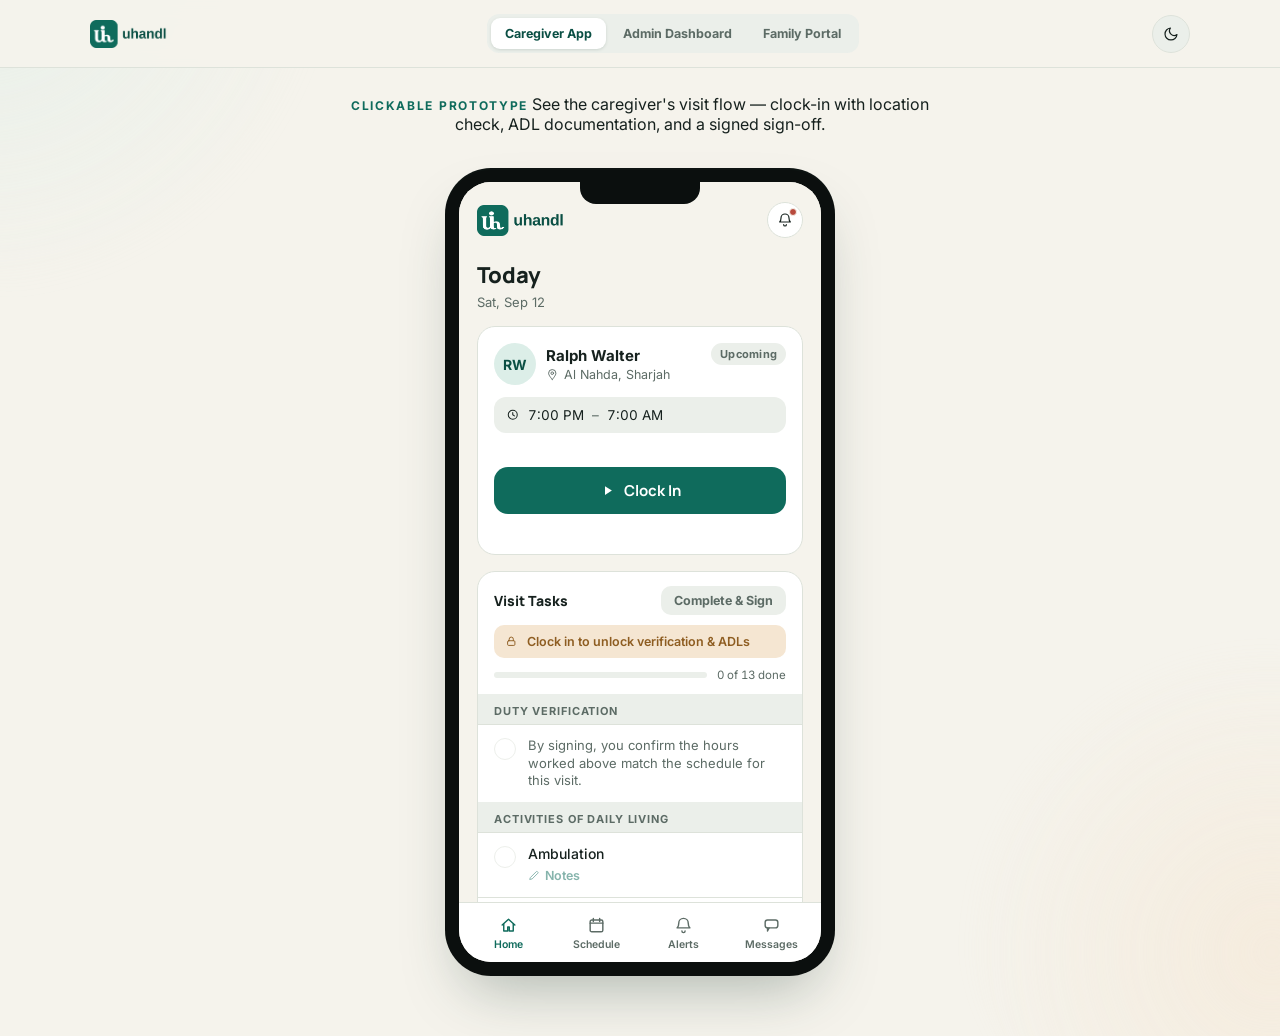
<file: uhandl/index.html>
<!DOCTYPE html>
<html lang="en">
<head>
<meta charset="UTF-8">
<meta name="viewport" content="width=device-width, initial-scale=1.0, viewport-fit=cover">
<title>Uhandl</title>
<link rel="manifest" href="manifest.webmanifest">
<link rel="icon" href="favicon.ico" sizes="any">
<link rel="apple-touch-icon" href="icons/apple-touch-icon-180.png">
<meta name="theme-color" content="#0F6B5C">
<link rel="preconnect" href="https://fonts.googleapis.com">
<link rel="preconnect" href="https://fonts.gstatic.com" crossorigin>
<link rel="stylesheet" href="https://fonts.googleapis.com/css2?family=Manrope:wght@700;800&family=Inter:wght@400;500;600;700&display=swap">
<style>
  :root{
    --bg:#F5F3EC;
    --surface:#FFFFFF;
    --surface-alt:#EBEFEA;
    --text:#16211E;
    --text-muted:#5C6B65;
    --border:#DDE2DA;
    --accent:#0F6B5C;
    --accent-strong:#0A4F44;
    --accent-soft:#DCEEE8;
    --warn:#B4762A;
    --warn-soft:#F5E6D2;
    --warn-text:#8E5D21;
    --danger:#B84A3D;
    --danger-soft:#F5DDD8;
    --danger-text:#A94438;
    --shadow-color: 160 30% 20%;
    --font-display:'Manrope', 'Segoe UI', system-ui, sans-serif;
    --font-body:'Inter', 'Segoe UI', system-ui, sans-serif;
  }
  @media (prefers-color-scheme: dark){
    :root:not([data-theme="light"]){
      --bg:#0F1613; --surface:#182220; --surface-alt:#1E2A27;
      --text:#EAF2EF; --text-muted:#9BADA5; --border:#2B3733;
      --accent:#54C2A9; --accent-strong:#7ADCC5; --accent-soft:#1C3833;
      --warn:#E3AB68; --warn-soft:#392A18; --warn-text:#E3AB68;
      --danger:#E38A7E; --danger-soft:#3A211E; --danger-text:#E38A7E;
    }
  }
  :root[data-theme="dark"]{
    --bg:#0F1613; --surface:#182220; --surface-alt:#1E2A27;
    --text:#EAF2EF; --text-muted:#9BADA5; --border:#2B3733;
    --accent:#54C2A9; --accent-strong:#7ADCC5; --accent-soft:#1C3833;
    --warn:#E3AB68; --warn-soft:#392A18; --warn-text:#E3AB68;
    --danger:#E38A7E; --danger-soft:#3A211E; --danger-text:#E38A7E;
  }

  *{ box-sizing:border-box; }
  @media (prefers-reduced-motion: reduce){
    *{ animation-duration:.001ms !important; transition-duration:.001ms !important; }
  }

  body{
    margin:0;
    background:var(--bg);
    color:var(--text);
    font-family:var(--font-body);
    -webkit-font-smoothing:antialiased;
    position:relative;
  }
  body::before, body::after{
    content:"";
    position:fixed;
    width:520px; height:520px;
    border-radius:50%;
    background:radial-gradient(circle at 30% 30%, var(--accent-soft), transparent 70%);
    opacity:.55;
    z-index:0;
    filter:blur(10px);
    pointer-events:none;
  }
  body::before{ top:-220px; left:-180px; }
  body::after{ bottom:-260px; right:-200px; background:radial-gradient(circle at 60% 60%, var(--warn-soft), transparent 70%); }

  button{ font-family:inherit; }
  .icon{ width:1em; height:1em; display:inline-block; vertical-align:-0.15em; }
  .visually-hidden{ position:absolute; width:1px; height:1px; overflow:hidden; clip:rect(0 0 0 0); }

  /* ---- Top chrome: brand + role switch ---- */
  .demo-topbar{
    position:sticky; top:0; z-index:20;
    background:color-mix(in srgb, var(--bg) 88%, transparent);
    backdrop-filter:blur(10px);
    border-bottom:1px solid var(--border);
  }
  .demo-topbar-inner{
    max-width:1140px; margin:0 auto;
    padding:14px 20px;
    display:flex; align-items:center; justify-content:space-between;
    flex-wrap:wrap; gap:12px;
  }
  .demo-brand{
    display:flex; align-items:center; gap:8px;
    font-family:var(--font-display); font-weight:800; font-size:18px;
  }
  .demo-brand .brand-mark{
    width:26px; height:26px; border-radius:8px;
    background:var(--accent); color:#fff;
    display:flex; align-items:center; justify-content:center; font-size:14px;
  }
  .role-switch{
    display:flex; gap:3px;
    background:var(--surface-alt);
    padding:4px; border-radius:12px;
    overflow-x:auto;
    max-width:100%;
  }
  .role-btn{
    border:none; background:none; cursor:pointer;
    padding:8px 14px; border-radius:9px;
    font-size:12.5px; font-weight:700; color:var(--text-muted);
    white-space:nowrap;
  }
  .role-btn.active{ background:var(--surface); color:var(--accent-strong); box-shadow:0 1px 3px hsl(var(--shadow-color) / .15); }
  .role-btn:focus-visible{ outline:2px solid var(--accent); outline-offset:2px; }

  .theme-toggle{
    flex:none; width:38px; height:38px; border-radius:50%;
    border:1px solid var(--border); background:var(--surface-alt); color:var(--text);
    display:flex; align-items:center; justify-content:center; cursor:pointer; font-size:16px;
  }
  .theme-toggle:hover{ background:var(--surface); }
  .theme-toggle:focus-visible{ outline:2px solid var(--accent); outline-offset:2px; }

  .page-caption{
    max-width:640px; margin:26px auto 6px; padding:0 20px;
    text-align:center; position:relative; z-index:1;
  }
  .page-caption .eyebrow{
    font-size:12px; font-weight:700; letter-spacing:.14em; text-transform:uppercase;
    color:var(--accent); margin:0 0 8px;
  }
  .page-caption p{
    font-size:14.5px; line-height:1.55; color:var(--text-muted); margin:0;
  }

  .role-view{ position:relative; z-index:1; }
  .role-view[hidden]{ display:none; }

  /* ---- Phone device (Caregiver + Family views) ---- */
  .phone-stage{
    display:flex; justify-content:center;
    padding:28px 20px 60px;
  }
  .device{
    position:relative;
    width:390px;
    background:#0B0F0E;
    border-radius:46px;
    padding:14px;
    box-shadow: 0 30px 60px -20px hsl(var(--shadow-color) / .35), 0 2px 0 hsl(var(--shadow-color) / .1) inset;
    flex:none;
  }
  .device-notch{
    position:absolute; top:14px; left:50%; transform:translateX(-50%);
    width:120px; height:22px; background:#0B0F0E; border-radius:0 0 16px 16px; z-index:3;
  }
  .app{
    position:relative; width:100%; height:780px;
    background:var(--bg); border-radius:32px; overflow:hidden;
    display:flex; flex-direction:column;
  }
  .app-topbar{
    flex:none; display:flex; align-items:center; justify-content:space-between;
    padding:20px 18px 12px; background:var(--bg);
  }
  .brand{ display:flex; align-items:center; gap:8px; font-family:var(--font-display); font-weight:800; font-size:19px; }
  .brand-mark{ width:26px; height:26px; border-radius:8px; background:var(--accent); color:#fff; display:flex; align-items:center; justify-content:center; font-size:14px; }
  .brand-logo{
    background-image:url("[data-uri]");
    background-size:contain; background-repeat:no-repeat; background-position:left center;
    width:118px; height:32px; display:block;
  }
  .demo-brand .brand-logo{ width:104px; height:28px; }
  .admin-side-brand .brand-logo{ width:94px; height:25px; }
  [data-theme="dark"] .brand-logo{
    background-image:url("[data-uri]");
  }
  .icon-btn{
    width:36px; height:36px; border-radius:50%; border:1px solid var(--border);
    background:var(--surface); color:var(--text);
    display:flex; align-items:center; justify-content:center; cursor:pointer; font-size:16px; position:relative;
  }
  .icon-btn:focus-visible, .tab:focus-visible, button:focus-visible, .notes-btn:focus-visible, .admin-nav-item:focus-visible{
    outline:2px solid var(--accent); outline-offset:2px;
  }
  .icon-btn .dot{ position:absolute; top:5px; right:5px; width:8px; height:8px; border-radius:50%; background:var(--danger); border:1.5px solid var(--bg); }

  .app-screen{ flex:1 1 auto; overflow-y:auto; padding:4px 18px 24px; -webkit-overflow-scrolling:touch; }
  .app-screen[hidden]{ display:none; }
  .screen-title{ font-family:var(--font-display); font-weight:800; font-size:22px; margin:6px 0 4px; }
  .screen-sub{ font-size:13px; color:var(--text-muted); margin:0 0 16px; }

  /* ---- Home: visit card ---- */
  .visit-card{ background:var(--surface); border:1px solid var(--border); border-radius:18px; padding:16px; margin-bottom:16px; }
  .visit-card-top{ display:flex; align-items:flex-start; justify-content:space-between; gap:10px; margin-bottom:12px; }
  .visit-client{ display:flex; align-items:center; gap:10px; }
  .avatar{ width:42px; height:42px; border-radius:50%; background:var(--accent-soft); color:var(--accent-strong); display:flex; align-items:center; justify-content:center; font-weight:700; font-size:14px; flex:none; background-repeat:no-repeat; }
  .client-photo-row{ display:flex; align-items:center; gap:12px; margin-bottom:10px; }
  .client-photo-upload{ display:flex; align-items:center; gap:12px; cursor:pointer; background:none; border:none; padding:0; font-family:inherit; }
  .client-photo-edit{ font-size:12.5px; font-weight:700; color:var(--accent); }
  .visit-name{ font-weight:700; font-size:15px; }
  .visit-meta{ font-size:12.5px; color:var(--text-muted); display:flex; align-items:center; gap:5px; margin-top:2px; }
  .status-pill{ font-size:11px; font-weight:700; letter-spacing:.02em; padding:4px 9px; border-radius:999px; background:var(--surface-alt); color:var(--text-muted); flex:none; white-space:nowrap; }
  .status-pill.live{ background:var(--accent-soft); color:var(--accent-strong); }

  .visit-time-row{ display:flex; align-items:center; gap:8px; font-variant-numeric:tabular-nums; font-size:13.5px; color:var(--text); background:var(--surface-alt); border-radius:12px; padding:10px 12px; margin-bottom:10px; }
  .visit-time-row .sep{ color:var(--text-muted); }

  .gps-badge{
    display:flex; align-items:center; gap:6px;
    font-size:11.5px; font-weight:600; color:var(--accent-strong);
    background:var(--accent-soft); border-radius:10px; padding:7px 10px;
    margin-bottom:10px; opacity:0; max-height:0; overflow:hidden;
    transition:opacity .25s ease;
  }
  .gps-badge.show{ opacity:1; max-height:40px; }
  .gps-badge.verifying{ color:var(--text-muted); background:var(--surface-alt); }
  .gps-spinner{ width:12px; height:12px; border-radius:50%; border:2px solid var(--border); border-top-color:var(--text-muted); animation:spin .7s linear infinite; flex:none; }
  @keyframes spin{ to{ transform:rotate(360deg); } }

  .clock-btn{ width:100%; border:none; border-radius:14px; padding:13px; font-family:var(--font-display); font-weight:700; font-size:15px; color:#fff; background:var(--accent); display:flex; align-items:center; justify-content:center; gap:9px; cursor:pointer; }
  .clock-btn.on{ background:var(--danger); }
  .clock-btn:disabled{ opacity:.7; cursor:wait; }
  .clock-elapsed{ text-align:center; font-size:12.5px; color:var(--text-muted); margin-top:8px; font-variant-numeric:tabular-nums; min-height:16px; }

  /* ---- ADL checklist ---- */
  .tasks-card{ background:var(--surface); border:1px solid var(--border); border-radius:18px; overflow:hidden; position:relative; }
  .tasks-head{ display:flex; align-items:center; justify-content:space-between; padding:14px 16px 10px; gap:10px; }
  .tasks-head h2{ font-size:14px; margin:0; font-family:var(--font-display); font-weight:800; }
  .signed-tag{ font-size:11px; font-weight:700; color:var(--accent-strong); display:none; align-items:center; gap:4px; white-space:nowrap; }
  .signed-tag.show{ display:inline-flex; }
  .save-btn{ border:none; border-radius:10px; padding:7px 13px; font-weight:700; font-size:12.5px; background:var(--accent); color:#fff; cursor:pointer; white-space:nowrap; }
  .save-btn:disabled{ background:var(--surface-alt); color:var(--text-muted); cursor:not-allowed; }

  .lock-banner{ margin:0 16px 10px; display:flex; align-items:center; gap:9px; background:var(--warn-soft); color:var(--warn-text); border-radius:10px; padding:9px 11px; font-size:12.5px; font-weight:600; }
  .lock-banner .icon{ flex:none; }
  .tasks-card.unlocked .lock-banner{ display:none; }

  .progress-row{ padding:0 16px 12px; display:flex; align-items:center; gap:10px; }
  .progress-track{ flex:1; height:6px; border-radius:99px; background:var(--surface-alt); overflow:hidden; }
  .progress-fill{ height:100%; width:0%; background:var(--accent); border-radius:99px; transition:width .25s ease; }
  .progress-label{ font-size:11.5px; color:var(--text-muted); white-space:nowrap; font-variant-numeric:tabular-nums; }

  .section-label{ font-size:11px; font-weight:700; text-transform:uppercase; letter-spacing:.08em; color:var(--text-muted); padding:10px 16px 6px; background:var(--surface-alt); }

  .task-row{ display:flex; align-items:flex-start; gap:12px; padding:12px 16px; border-top:1px solid var(--border); }
  .task-check{ width:22px; height:22px; border-radius:50%; border:1.6px solid var(--border); flex:none; margin-top:1px; display:flex; align-items:center; justify-content:center; color:transparent; cursor:pointer; background:var(--surface); }
  .tasks-card.unlocked .task-check{ cursor:pointer; }
  .tasks-card:not(.unlocked) .task-check{ cursor:not-allowed; opacity:.55; }
  .task-check.checked{ background:var(--accent); border-color:var(--accent); color:#fff; }
  .task-main{ flex:1; min-width:0; }
  .task-label{ font-size:14px; font-weight:500; line-height:1.35; }
  .task-label.verify{ font-size:13px; color:var(--text-muted); font-weight:400; }
  .notes-btn{ border:none; background:none; color:var(--accent); font-size:12.5px; font-weight:600; padding:0; margin-top:4px; display:inline-flex; align-items:center; gap:4px; cursor:pointer; }
  .tasks-card:not(.unlocked) .notes-btn{ opacity:.5; pointer-events:none; }
  .note-field{ margin-top:8px; display:none; }
  .note-field.open{ display:block; }
  .note-field textarea{ width:100%; resize:vertical; min-height:56px; border:1px solid var(--border); border-radius:9px; padding:8px 10px; font-family:inherit; font-size:13px; background:var(--surface-alt); color:var(--text); }

  /* ---- Signature modal ---- */
  .sig-overlay{
    position:absolute; inset:0; z-index:10;
    background:color-mix(in srgb, var(--bg) 55%, transparent);
    backdrop-filter:blur(2px);
    display:flex; align-items:flex-end;
    opacity:0; pointer-events:none;
    transition:opacity .2s ease;
  }
  .sig-overlay.show{ opacity:1; pointer-events:auto; }
  .sig-sheet{
    width:100%; background:var(--surface);
    border-radius:22px 22px 0 0;
    padding:18px 18px calc(env(safe-area-inset-bottom,0px) + 18px);
    border-top:1px solid var(--border);
    transform:translateY(12px);
    transition:transform .2s ease;
  }
  .sig-overlay.show .sig-sheet{ transform:translateY(0); }
  .sig-title{ font-family:var(--font-display); font-weight:800; font-size:16px; margin:0 0 4px; }
  .sig-sub{ font-size:12.5px; color:var(--text-muted); margin:0 0 12px; line-height:1.5; }
  .sig-pad-wrap{ border:1.5px dashed var(--border); border-radius:14px; background:var(--surface-alt); position:relative; margin-bottom:12px; }
  .sig-pad-wrap canvas{ display:block; width:100%; height:140px; touch-action:none; border-radius:14px; }
  .sig-placeholder{ position:absolute; inset:0; display:flex; align-items:center; justify-content:center; font-size:12.5px; color:var(--text-muted); pointer-events:none; }
  .sig-placeholder.hide{ display:none; }
  .sig-row{ display:flex; gap:10px; }
  .sig-btn{ flex:1; border-radius:11px; padding:11px; font-weight:700; font-size:13px; cursor:pointer; border:1px solid var(--border); background:var(--surface); color:var(--text); }
  .sig-btn.primary{ background:var(--accent); color:#fff; border-color:var(--accent); }
  .sig-btn.primary:disabled{ background:var(--surface-alt); color:var(--text-muted); border-color:var(--border); cursor:not-allowed; }
  .sig-clear{ background:none; border:none; color:var(--accent); font-size:12px; font-weight:600; cursor:pointer; padding:0; margin-bottom:12px; }

  /* ---- Pre/post-shift screening ---- */
  .quiz-question{ font-size:13.5px; font-weight:600; margin:0 0 10px; line-height:1.4; }
  .yn-row{ display:flex; gap:9px; margin-bottom:12px; }
  .yn-btn{ flex:1; border:1.5px solid var(--border); background:var(--surface); color:var(--text); border-radius:11px; padding:11px 8px; font-size:13px; font-weight:700; cursor:pointer; }
  .yn-btn.selected{ border-color:var(--accent); background:var(--accent-soft); color:var(--accent-strong); }
  .yn-btn.selected.bad{ border-color:var(--danger); background:var(--danger-soft); color:var(--danger-text); }
  .quiz-warning{ display:flex; align-items:flex-start; gap:8px; background:var(--danger-soft); color:var(--danger-text); border-radius:10px; padding:10px 11px; font-size:12.5px; font-weight:600; line-height:1.45; margin-bottom:12px; }
  .quiz-warning .icon{ flex:none; margin-top:1px; }
  .quiz-warning[hidden]{ display:none; }

  /* ---- Schedule ---- */
  .date-group{ margin-bottom:6px; }
  .date-heading{ font-size:11px; font-weight:700; text-transform:uppercase; letter-spacing:.08em; color:var(--text-muted); padding:14px 2px 8px; }
  .date-heading.today{ color:var(--accent); }
  .shift-card{ display:flex; align-items:center; gap:12px; background:var(--surface); border:1px solid var(--border); border-radius:14px; padding:12px 13px; margin-bottom:8px; cursor:pointer; }
  .shift-card:active{ background:var(--surface-alt); }
  .shift-main{ flex:1; min-width:0; }
  .shift-client{ font-weight:700; font-size:14px; }
  .shift-sched{ font-size:12.5px; color:var(--text-muted); margin-top:2px; font-variant-numeric:tabular-nums; }
  .shift-actual{ font-size:11.5px; color:var(--accent); margin-top:3px; font-variant-numeric:tabular-nums; display:flex; align-items:center; gap:4px; }
  .shift-right{ flex:none; color:var(--text-muted); display:flex; align-items:center; gap:6px; }

  /* ---- Alerts ---- */
  .alert-row{ display:flex; gap:12px; padding:13px 2px; border-top:1px solid var(--border); }
  .alert-row:first-child{ border-top:none; }
  .alert-icon{ width:36px; height:36px; border-radius:10px; flex:none; display:flex; align-items:center; justify-content:center; font-size:16px; }
  .alert-icon.warn{ background:var(--warn-soft); color:var(--warn); }
  .alert-icon.info{ background:var(--accent-soft); color:var(--accent-strong); }
  .alert-icon.danger{ background:var(--danger-soft); color:var(--danger); }
  .alert-main{ flex:1; min-width:0; }
  .alert-title{ font-size:13.5px; font-weight:600; line-height:1.4; }
  .alert-time{ font-size:11.5px; color:var(--text-muted); margin-top:3px; }
  .unread-dot{ width:8px; height:8px; border-radius:50%; background:var(--accent); flex:none; margin-top:5px; }

  /* ---- Messages / threads ---- */
  .thread-row{ display:flex; align-items:center; gap:12px; padding:12px 2px; border-top:1px solid var(--border); cursor:pointer; }
  .thread-row:first-child{ border-top:none; }
  .thread-main{ flex:1; min-width:0; }
  .thread-name{ font-weight:700; font-size:14px; }
  .thread-preview{ font-size:12.5px; color:var(--text-muted); margin-top:2px; white-space:nowrap; overflow:hidden; text-overflow:ellipsis; }
  .thread-time{ font-size:11px; color:var(--text-muted); flex:none; }

  /* ---- Tabbar ---- */
  .tabbar{ flex:none; display:flex; border-top:1px solid var(--border); background:var(--surface); padding:6px 6px calc(env(safe-area-inset-bottom, 0px) + 6px); }
  .tab{ flex:1; border:none; background:none; display:flex; flex-direction:column; align-items:center; gap:3px; padding:7px 2px 5px; font-size:10.5px; font-weight:600; color:var(--text-muted); cursor:pointer; border-radius:10px; }
  .tab .icon{ font-size:19px; }
  .tab.active{ color:var(--accent); }

  .toast{ position:absolute; left:50%; bottom:78px; transform:translate(-50%, 10px); background:var(--accent-strong); color:#fff; font-size:12.5px; font-weight:600; padding:9px 16px; border-radius:999px; opacity:0; pointer-events:none; transition:opacity .2s ease, transform .2s ease; white-space:nowrap; z-index:15; max-width:88%; text-align:center; }
  .toast.show{ opacity:1; transform:translate(-50%, 0); }

  @media (max-width: 680px){
    .phone-stage{ padding:0; }
    .device{ width:100%; min-height:calc(100vh - 61px); border-radius:0; padding:0; box-shadow:none; }
    .device-notch{ display:none; }
    .app{ height:calc(100vh - 61px); border-radius:0; }
    .page-caption{ margin:16px auto; }
  }

  /* ================= ADMIN DASHBOARD ================= */
  .admin-shell{ display:grid; grid-template-columns:220px 1fr; max-width:1140px; margin:24px auto 60px; border:1px solid var(--border); border-radius:20px; overflow:hidden; background:var(--surface); box-shadow:0 20px 50px -30px hsl(var(--shadow-color) / .4); }
  .admin-sidebar{ background:var(--surface-alt); border-right:1px solid var(--border); padding:20px 12px; display:flex; flex-direction:column; gap:2px; }
  .admin-side-brand{ display:flex; align-items:center; gap:8px; font-family:var(--font-display); font-weight:800; font-size:15px; padding:6px 10px 18px; }
  .admin-nav-item{ display:flex; align-items:center; gap:10px; padding:10px 12px; border-radius:10px; font-size:13px; font-weight:600; color:var(--text-muted); cursor:pointer; border:none; background:none; text-align:left; width:100%; }
  .admin-nav-item.active{ background:var(--accent-soft); color:var(--accent-strong); }
  .admin-nav-item .icon{ font-size:17px; }
  .admin-side-foot{ margin-top:auto; padding:12px 10px 4px; font-size:11px; color:var(--text-muted); border-top:1px solid var(--border); padding-top:14px; }
  .plan-chip{ display:inline-flex; align-items:center; gap:5px; background:var(--accent-soft); color:var(--accent-strong); font-weight:700; font-size:11px; padding:4px 9px; border-radius:999px; margin-top:6px; }

  .admin-main{ padding:26px 28px 40px; min-width:0; }
  .admin-header-row{ display:flex; align-items:center; justify-content:space-between; gap:12px; margin-bottom:20px; flex-wrap:wrap; }
  .admin-header-row h1{ font-family:var(--font-display); font-weight:800; font-size:21px; margin:0; }
  .admin-header-row p{ font-size:12.5px; color:var(--text-muted); margin:3px 0 0; }
  .admin-avatar-row{ display:flex; align-items:center; gap:10px; }
  .admin-avatar-row .avatar{ width:36px; height:36px; font-size:12px; }

  .stat-grid{ display:grid; grid-template-columns:repeat(4, 1fr); gap:14px; margin-bottom:22px; }
  .stat-card{ background:var(--bg); border:1px solid var(--border); border-radius:16px; padding:15px 16px; }
  .stat-value{ font-family:var(--font-display); font-weight:800; font-size:25px; font-variant-numeric:tabular-nums; }
  .stat-card.warn .stat-value{ color:var(--warn-text); }
  .stat-label{ font-size:11.5px; color:var(--text-muted); margin-top:4px; }

  .admin-grid{ display:grid; grid-template-columns:1.6fr 1fr; gap:16px; align-items:start; }
  .panel{ background:var(--bg); border:1px solid var(--border); border-radius:16px; overflow:hidden; }
  .panel-head{ display:flex; align-items:center; justify-content:space-between; padding:14px 16px; border-bottom:1px solid var(--border); }
  .panel-head h2{ font-size:13.5px; font-family:var(--font-display); font-weight:800; margin:0; }
  .panel-head .link-btn{ border:none; background:none; color:var(--accent); font-size:12px; font-weight:700; cursor:pointer; }

  .table-scroll{ overflow-x:auto; }
  table.roster{ width:100%; border-collapse:collapse; font-size:12.5px; min-width:520px; }
  table.roster th{ text-align:left; font-size:10.5px; text-transform:uppercase; letter-spacing:.06em; color:var(--text-muted); padding:9px 16px; border-bottom:1px solid var(--border); background:var(--surface-alt); font-weight:700; }
  table.roster td{ padding:11px 16px; border-bottom:1px solid var(--border); vertical-align:middle; }
  table.roster tr:last-child td{ border-bottom:none; }
  .roster-name{ display:flex; align-items:center; gap:8px; font-weight:600; }
  .roster-name .avatar{ width:28px; height:28px; font-size:10.5px; }

  .admin-alert-list .alert-row{ padding:12px 16px; }
  .admin-alert-list .alert-row:first-child{ border-top:none; }

  @media (max-width: 900px){
    .admin-grid{ grid-template-columns:1fr; }
    .stat-grid{ grid-template-columns:repeat(2, 1fr); }
  }
  @media (max-width: 720px){
    .admin-shell{ grid-template-columns:1fr; margin:14px 12px 40px; border-radius:16px; }
    .admin-sidebar{ flex-direction:row; overflow-x:auto; align-items:center; border-right:none; border-bottom:1px solid var(--border); padding:10px 12px; }
    .admin-side-brand{ display:none; }
    .admin-nav-item{ width:auto; white-space:nowrap; }
    .admin-side-foot{ display:none; }
    .admin-main{ padding:18px 16px 32px; }
    .stat-grid{ grid-template-columns:repeat(2, 1fr); gap:10px; }
  }
</style>
</head>
<body>

<header class="demo-topbar">
  <div class="demo-topbar-inner">
    <div class="demo-brand"><span class="brand-logo" role="img" aria-label="Uhandl"></span></div>
    <div class="role-switch" role="tablist" aria-label="Switch perspective">
      <button class="role-btn active" data-role="caregiver" role="tab" aria-selected="true">Caregiver App</button>
      <button class="role-btn" data-role="admin" role="tab" aria-selected="false">Admin Dashboard</button>
      <button class="role-btn" data-role="family" role="tab" aria-selected="false">Family Portal</button>
    </div>
    <button class="theme-toggle" id="theme-toggle" type="button" aria-label="Switch to dark mode">
      <svg class="icon" id="theme-toggle-icon" viewBox="0 0 24 24" fill="none" stroke="currentColor" stroke-width="1.8" stroke-linecap="round" stroke-linejoin="round"><path d="M21 12.79A9 9 0 1 1 11.21 3 7 7 0 0 0 21 12.79Z"/></svg>
    </button>
  </div>
</header>

<p class="page-caption">
  <span class="eyebrow">Clickable prototype</span>
  <span id="caption-text">See the caregiver's visit flow — clock-in with location check, ADL documentation, and a signed sign-off.</span>
</p>

<!-- ============ CAREGIVER VIEW ============ -->
<section class="role-view" id="view-caregiver">
<div class="phone-stage">
  <div class="device">
    <div class="device-notch"></div>
    <div class="app" id="app">
      <header class="app-topbar">
        <div class="brand"><span class="brand-logo" role="img" aria-label="Uhandl"></span></div>
        <button class="icon-btn" id="topbar-bell" aria-label="Alerts, 2 unread">
          <svg class="icon" viewBox="0 0 24 24" fill="none" stroke="currentColor" stroke-width="1.8" stroke-linecap="round" stroke-linejoin="round"><path d="M6 9a6 6 0 0 1 12 0c0 4 1.5 5.5 2 6H4c.5-.5 2-2 2-6Z"/><path d="M10 19a2 2 0 0 0 4 0"/></svg>
          <span class="dot"></span>
        </button>
      </header>

      <!-- HOME -->
      <main class="app-screen" id="screen-home">
        <h1 class="screen-title">Today</h1>
        <p class="screen-sub">Sat, Sep 12</p>

        <div class="visit-card">
          <div class="visit-card-top">
            <div class="visit-client">
              <div class="avatar client-photo" data-client-avatar>RW</div>
              <div>
                <div class="visit-name">Ralph Walter</div>
                <div class="visit-meta">
                  <svg class="icon" viewBox="0 0 24 24" fill="none" stroke="currentColor" stroke-width="1.8" stroke-linecap="round" stroke-linejoin="round"><path d="M12 22s7-7.58 7-12a7 7 0 1 0-14 0c0 4.42 7 12 7 12Z"/><circle cx="12" cy="10" r="2.5"/></svg>
                  Al Nahda, Sharjah
                </div>
              </div>
            </div>
            <span class="status-pill" id="visit-status-pill">Upcoming</span>
          </div>

          <div class="visit-time-row">
            <svg class="icon" viewBox="0 0 24 24" fill="none" stroke="currentColor" stroke-width="1.8" stroke-linecap="round" stroke-linejoin="round"><circle cx="12" cy="12" r="8"/><path d="M12 8v4l3 2"/></svg>
            <span>7:00 PM</span><span class="sep">–</span><span>7:00 AM</span>
          </div>

          <div class="gps-badge" id="gps-badge">
            <span class="gps-spinner" id="gps-spinner"></span>
            <span id="gps-text">Confirming your location…</span>
          </div>

          <button class="clock-btn" id="clock-btn">
            <svg class="icon" id="clock-btn-icon" viewBox="0 0 24 24" fill="currentColor"><path d="M8 5l11 7-11 7Z"/></svg>
            <span id="clock-btn-label">Clock In</span>
          </button>
          <div class="clock-elapsed" id="clock-elapsed"></div>
        </div>

        <div class="tasks-card" id="tasks-card">
          <div class="tasks-head">
            <h2>Visit Tasks</h2>
            <span class="signed-tag" id="signed-tag">
              <svg class="icon" viewBox="0 0 24 24" fill="none" stroke="currentColor" stroke-width="2.2" stroke-linecap="round" stroke-linejoin="round"><path d="M5 13l4 4L19 7"/></svg>
              Signed
            </span>
            <button class="save-btn" id="save-btn" disabled>Complete &amp; Sign</button>
          </div>
          <div class="lock-banner">
            <svg class="icon" viewBox="0 0 24 24" fill="none" stroke="currentColor" stroke-width="1.8" stroke-linecap="round" stroke-linejoin="round"><rect x="5" y="11" width="14" height="9" rx="2"/><path d="M8 11V8a4 4 0 0 1 8 0v3"/></svg>
            Clock in to unlock verification &amp; ADLs
          </div>
          <div class="progress-row">
            <div class="progress-track"><div class="progress-fill" id="progress-fill"></div></div>
            <span class="progress-label" id="progress-label">0 of 13 done</span>
          </div>

          <div class="section-label">Duty verification</div>
          <div class="task-row" data-task>
            <div class="task-check" data-check>
              <svg class="icon" viewBox="0 0 24 24" fill="none" stroke="currentColor" stroke-width="2.4" stroke-linecap="round" stroke-linejoin="round"><path d="M5 13l4 4L19 7"/></svg>
            </div>
            <div class="task-main">
              <div class="task-label verify">By signing, you confirm the hours worked above match the schedule for this visit.</div>
            </div>
          </div>

          <div class="section-label">Activities of daily living</div>
          <div class="task-row" data-task>
            <div class="task-check" data-check><svg class="icon" viewBox="0 0 24 24" fill="none" stroke="currentColor" stroke-width="2.4" stroke-linecap="round" stroke-linejoin="round"><path d="M5 13l4 4L19 7"/></svg></div>
            <div class="task-main">
              <div class="task-label">Ambulation</div>
              <button class="notes-btn" data-notes-toggle>
                <svg class="icon" viewBox="0 0 24 24" fill="none" stroke="currentColor" stroke-width="1.8" stroke-linecap="round" stroke-linejoin="round"><path d="M4 20l4-1 11-11a1.5 1.5 0 0 0 0-2l-1-1a1.5 1.5 0 0 0-2 0L5 16Z"/></svg>
                Notes
              </button>
              <div class="note-field" data-notes><textarea placeholder="e.g. used walker to living room, steady gait"></textarea></div>
            </div>
          </div>
          <div class="task-row" data-task>
            <div class="task-check" data-check><svg class="icon" viewBox="0 0 24 24" fill="none" stroke="currentColor" stroke-width="2.4" stroke-linecap="round" stroke-linejoin="round"><path d="M5 13l4 4L19 7"/></svg></div>
            <div class="task-main">
              <div class="task-label">Transferring</div>
              <button class="notes-btn" data-notes-toggle>
                <svg class="icon" viewBox="0 0 24 24" fill="none" stroke="currentColor" stroke-width="1.8" stroke-linecap="round" stroke-linejoin="round"><path d="M4 20l4-1 11-11a1.5 1.5 0 0 0 0-2l-1-1a1.5 1.5 0 0 0-2 0L5 16Z"/></svg>
                Notes
              </button>
              <div class="note-field" data-notes><textarea placeholder="e.g. assisted bed to wheelchair, used gait belt"></textarea></div>
            </div>
          </div>
          <div class="task-row" data-task>
            <div class="task-check" data-check><svg class="icon" viewBox="0 0 24 24" fill="none" stroke="currentColor" stroke-width="2.4" stroke-linecap="round" stroke-linejoin="round"><path d="M5 13l4 4L19 7"/></svg></div>
            <div class="task-main">
              <div class="task-label">Bathing / grooming</div>
              <button class="notes-btn" data-notes-toggle>
                <svg class="icon" viewBox="0 0 24 24" fill="none" stroke="currentColor" stroke-width="1.8" stroke-linecap="round" stroke-linejoin="round"><path d="M4 20l4-1 11-11a1.5 1.5 0 0 0 0-2l-1-1a1.5 1.5 0 0 0-2 0L5 16Z"/></svg>
                Notes
              </button>
              <div class="note-field" data-notes><textarea placeholder="e.g. assisted with shower, applied lotion"></textarea></div>
            </div>
          </div>
          <div class="task-row" data-task>
            <div class="task-check" data-check><svg class="icon" viewBox="0 0 24 24" fill="none" stroke="currentColor" stroke-width="2.4" stroke-linecap="round" stroke-linejoin="round"><path d="M5 13l4 4L19 7"/></svg></div>
            <div class="task-main">
              <div class="task-label">Dressing</div>
              <button class="notes-btn" data-notes-toggle>
                <svg class="icon" viewBox="0 0 24 24" fill="none" stroke="currentColor" stroke-width="1.8" stroke-linecap="round" stroke-linejoin="round"><path d="M4 20l4-1 11-11a1.5 1.5 0 0 0 0-2l-1-1a1.5 1.5 0 0 0-2 0L5 16Z"/></svg>
                Notes
              </button>
              <div class="note-field" data-notes><textarea placeholder="e.g. picked out clothes, assisted with fasteners"></textarea></div>
            </div>
          </div>
          <div class="task-row" data-task>
            <div class="task-check" data-check><svg class="icon" viewBox="0 0 24 24" fill="none" stroke="currentColor" stroke-width="2.4" stroke-linecap="round" stroke-linejoin="round"><path d="M5 13l4 4L19 7"/></svg></div>
            <div class="task-main">
              <div class="task-label">Toileting</div>
              <button class="notes-btn" data-notes-toggle>
                <svg class="icon" viewBox="0 0 24 24" fill="none" stroke="currentColor" stroke-width="1.8" stroke-linecap="round" stroke-linejoin="round"><path d="M4 20l4-1 11-11a1.5 1.5 0 0 0 0-2l-1-1a1.5 1.5 0 0 0-2 0L5 16Z"/></svg>
                Notes
              </button>
              <div class="note-field" data-notes><textarea placeholder="e.g. assisted to bathroom, no incontinence noted"></textarea></div>
            </div>
          </div>
          <div class="task-row" data-task>
            <div class="task-check" data-check><svg class="icon" viewBox="0 0 24 24" fill="none" stroke="currentColor" stroke-width="2.4" stroke-linecap="round" stroke-linejoin="round"><path d="M5 13l4 4L19 7"/></svg></div>
            <div class="task-main">
              <div class="task-label">Meal preparation</div>
              <button class="notes-btn" data-notes-toggle>
                <svg class="icon" viewBox="0 0 24 24" fill="none" stroke="currentColor" stroke-width="1.8" stroke-linecap="round" stroke-linejoin="round"><path d="M4 20l4-1 11-11a1.5 1.5 0 0 0 0-2l-1-1a1.5 1.5 0 0 0-2 0L5 16Z"/></svg>
                Notes
              </button>
              <div class="note-field" data-notes><textarea placeholder="e.g. prepared oatmeal and tea, low sodium"></textarea></div>
            </div>
          </div>
          <div class="task-row" data-task>
            <div class="task-check" data-check><svg class="icon" viewBox="0 0 24 24" fill="none" stroke="currentColor" stroke-width="2.4" stroke-linecap="round" stroke-linejoin="round"><path d="M5 13l4 4L19 7"/></svg></div>
            <div class="task-main">
              <div class="task-label">Feeding / eating assistance</div>
              <button class="notes-btn" data-notes-toggle>
                <svg class="icon" viewBox="0 0 24 24" fill="none" stroke="currentColor" stroke-width="1.8" stroke-linecap="round" stroke-linejoin="round"><path d="M4 20l4-1 11-11a1.5 1.5 0 0 0 0-2l-1-1a1.5 1.5 0 0 0-2 0L5 16Z"/></svg>
                Notes
              </button>
              <div class="note-field" data-notes><textarea placeholder="e.g. ate 80% of meal, no swallowing difficulty"></textarea></div>
            </div>
          </div>
          <div class="task-row" data-task>
            <div class="task-check" data-check><svg class="icon" viewBox="0 0 24 24" fill="none" stroke="currentColor" stroke-width="2.4" stroke-linecap="round" stroke-linejoin="round"><path d="M5 13l4 4L19 7"/></svg></div>
            <div class="task-main">
              <div class="task-label">Medication reminder</div>
              <button class="notes-btn" data-notes-toggle>
                <svg class="icon" viewBox="0 0 24 24" fill="none" stroke="currentColor" stroke-width="1.8" stroke-linecap="round" stroke-linejoin="round"><path d="M4 20l4-1 11-11a1.5 1.5 0 0 0 0-2l-1-1a1.5 1.5 0 0 0-2 0L5 16Z"/></svg>
                Notes
              </button>
              <div class="note-field" data-notes><textarea placeholder="e.g. reminded 8pm dose, self-administered"></textarea></div>
            </div>
          </div>
          <div class="task-row" data-task>
            <div class="task-check" data-check><svg class="icon" viewBox="0 0 24 24" fill="none" stroke="currentColor" stroke-width="2.4" stroke-linecap="round" stroke-linejoin="round"><path d="M5 13l4 4L19 7"/></svg></div>
            <div class="task-main">
              <div class="task-label">Light housekeeping</div>
              <button class="notes-btn" data-notes-toggle>
                <svg class="icon" viewBox="0 0 24 24" fill="none" stroke="currentColor" stroke-width="1.8" stroke-linecap="round" stroke-linejoin="round"><path d="M4 20l4-1 11-11a1.5 1.5 0 0 0 0-2l-1-1a1.5 1.5 0 0 0-2 0L5 16Z"/></svg>
                Notes
              </button>
              <div class="note-field" data-notes><textarea placeholder="e.g. tidied kitchen, changed bed linens"></textarea></div>
            </div>
          </div>
          <div class="task-row" data-task>
            <div class="task-check" data-check><svg class="icon" viewBox="0 0 24 24" fill="none" stroke="currentColor" stroke-width="2.4" stroke-linecap="round" stroke-linejoin="round"><path d="M5 13l4 4L19 7"/></svg></div>
            <div class="task-main">
              <div class="task-label">Laundry</div>
              <button class="notes-btn" data-notes-toggle>
                <svg class="icon" viewBox="0 0 24 24" fill="none" stroke="currentColor" stroke-width="1.8" stroke-linecap="round" stroke-linejoin="round"><path d="M4 20l4-1 11-11a1.5 1.5 0 0 0 0-2l-1-1a1.5 1.5 0 0 0-2 0L5 16Z"/></svg>
                Notes
              </button>
              <div class="note-field" data-notes><textarea placeholder="e.g. washed and folded one load"></textarea></div>
            </div>
          </div>
          <div class="task-row" data-task>
            <div class="task-check" data-check><svg class="icon" viewBox="0 0 24 24" fill="none" stroke="currentColor" stroke-width="2.4" stroke-linecap="round" stroke-linejoin="round"><path d="M5 13l4 4L19 7"/></svg></div>
            <div class="task-main">
              <div class="task-label">Companionship</div>
              <button class="notes-btn" data-notes-toggle>
                <svg class="icon" viewBox="0 0 24 24" fill="none" stroke="currentColor" stroke-width="1.8" stroke-linecap="round" stroke-linejoin="round"><path d="M4 20l4-1 11-11a1.5 1.5 0 0 0 0-2l-1-1a1.5 1.5 0 0 0-2 0L5 16Z"/></svg>
                Notes
              </button>
              <div class="note-field" data-notes><textarea placeholder="e.g. played cards, discussed family visit"></textarea></div>
            </div>
          </div>
          <div class="task-row" data-task>
            <div class="task-check" data-check><svg class="icon" viewBox="0 0 24 24" fill="none" stroke="currentColor" stroke-width="2.4" stroke-linecap="round" stroke-linejoin="round"><path d="M5 13l4 4L19 7"/></svg></div>
            <div class="task-main">
              <div class="task-label">Fall risk check</div>
              <button class="notes-btn" data-notes-toggle>
                <svg class="icon" viewBox="0 0 24 24" fill="none" stroke="currentColor" stroke-width="1.8" stroke-linecap="round" stroke-linejoin="round"><path d="M4 20l4-1 11-11a1.5 1.5 0 0 0 0-2l-1-1a1.5 1.5 0 0 0-2 0L5 16Z"/></svg>
                Notes
              </button>
              <div class="note-field" data-notes><textarea placeholder="e.g. rugs secured, walkway clear"></textarea></div>
            </div>
          </div>

          <!-- Signature sheet -->
          <div class="sig-overlay" id="sig-overlay">
            <div class="sig-sheet">
              <h3 class="sig-title">Client / family signature</h3>
              <p class="sig-sub">By signing below, you confirm the visit tasks above were completed as documented by the caregiver.</p>
              <div class="sig-pad-wrap">
                <canvas id="sig-canvas"></canvas>
                <div class="sig-placeholder" id="sig-placeholder">Sign here with your finger or mouse</div>
              </div>
              <button class="sig-clear" id="sig-clear">Clear signature</button>
              <div class="sig-row">
                <button class="sig-btn" id="sig-cancel">Cancel</button>
                <button class="sig-btn primary" id="sig-confirm" disabled>Confirm &amp; save</button>
              </div>
            </div>
          </div>
        </div>
      </main>

      <!-- SCHEDULE -->
      <main class="app-screen" id="screen-schedule" hidden>
        <h1 class="screen-title">Schedule</h1>
        <p class="screen-sub">Ralph Walter · weekly overnight visits</p>

        <div class="date-group">
          <div class="date-heading">Thu, Sep 10</div>
          <div class="shift-card">
            <div class="shift-main">
              <div class="shift-client">Ralph Walter</div>
              <div class="shift-sched">7:15 PM – 7:00 AM scheduled</div>
              <div class="shift-actual">
                <svg class="icon" viewBox="0 0 24 24" fill="none" stroke="currentColor" stroke-width="1.8" stroke-linecap="round" stroke-linejoin="round"><circle cx="12" cy="12" r="8"/><path d="M12 8v4l3 2"/></svg>
                7:13 PM – 6:57 AM actual
              </div>
            </div>
            <div class="shift-right">
              <svg class="icon" viewBox="0 0 24 24" fill="none" stroke="currentColor" stroke-width="1.8" stroke-linecap="round" stroke-linejoin="round"><rect x="5" y="11" width="14" height="9" rx="2"/><path d="M8 11V8a4 4 0 0 1 8 0v3"/></svg>
            </div>
          </div>
        </div>

        <div class="date-group">
          <div class="date-heading">Fri, Sep 11</div>
          <div class="shift-card">
            <div class="shift-main">
              <div class="shift-client">Ralph Walter</div>
              <div class="shift-sched">7:00 PM – 7:00 AM scheduled</div>
              <div class="shift-actual">
                <svg class="icon" viewBox="0 0 24 24" fill="none" stroke="currentColor" stroke-width="1.8" stroke-linecap="round" stroke-linejoin="round"><circle cx="12" cy="12" r="8"/><path d="M12 8v4l3 2"/></svg>
                7:00 PM – 6:57 AM actual
              </div>
            </div>
            <div class="shift-right">
              <svg class="icon" viewBox="0 0 24 24" fill="none" stroke="currentColor" stroke-width="1.8" stroke-linecap="round" stroke-linejoin="round"><rect x="5" y="11" width="14" height="9" rx="2"/><path d="M8 11V8a4 4 0 0 1 8 0v3"/></svg>
            </div>
          </div>
        </div>

        <div class="date-group">
          <div class="date-heading today">Today · Sat, Sep 12</div>
          <div class="shift-card" id="schedule-today-card">
            <div class="shift-main">
              <div class="shift-client">Ralph Walter</div>
              <div class="shift-sched">7:00 PM – 7:00 AM scheduled</div>
            </div>
            <div class="shift-right">
              <svg class="icon" viewBox="0 0 24 24" fill="none" stroke="currentColor" stroke-width="1.8" stroke-linecap="round" stroke-linejoin="round"><path d="M9 6l6 6-6 6"/></svg>
            </div>
          </div>
        </div>

        <div class="date-group">
          <div class="date-heading">Sun, Sep 13</div>
          <div class="shift-card">
            <div class="shift-main">
              <div class="shift-client">Ralph Walter</div>
              <div class="shift-sched">7:00 PM – 7:00 AM scheduled</div>
            </div>
            <div class="shift-right">
              <svg class="icon" viewBox="0 0 24 24" fill="none" stroke="currentColor" stroke-width="1.8" stroke-linecap="round" stroke-linejoin="round"><path d="M9 6l6 6-6 6"/></svg>
            </div>
          </div>
        </div>

        <div class="date-group">
          <div class="date-heading">Sat, Sep 19</div>
          <div class="shift-card">
            <div class="shift-main">
              <div class="shift-client">Ralph Walter</div>
              <div class="shift-sched">7:00 PM – 7:00 AM scheduled</div>
            </div>
            <div class="shift-right">
              <svg class="icon" viewBox="0 0 24 24" fill="none" stroke="currentColor" stroke-width="1.8" stroke-linecap="round" stroke-linejoin="round"><path d="M9 6l6 6-6 6"/></svg>
            </div>
          </div>
        </div>
      </main>

      <!-- ALERTS -->
      <main class="app-screen" id="screen-alerts" hidden>
        <h1 class="screen-title">Alerts</h1>
        <p class="screen-sub">2 unread</p>

        <div class="alert-row">
          <div class="alert-icon warn">
            <svg class="icon" viewBox="0 0 24 24" fill="none" stroke="currentColor" stroke-width="1.8" stroke-linecap="round" stroke-linejoin="round"><circle cx="12" cy="12" r="8"/><path d="M12 8v4l3 2"/></svg>
          </div>
          <div class="alert-main">
            <div class="alert-title">Your visit with Ralph Walter starts in 30 minutes</div>
            <div class="alert-time">Today · 6:30 PM</div>
          </div>
          <span class="unread-dot"></span>
        </div>
        <div class="alert-row">
          <div class="alert-icon danger">
            <svg class="icon" viewBox="0 0 24 24" fill="none" stroke="currentColor" stroke-width="1.8" stroke-linecap="round" stroke-linejoin="round"><path d="M6 9a6 6 0 0 1 12 0c0 4 1.5 5.5 2 6H4c.5-.5 2-2 2-6Z"/><path d="M10 19a2 2 0 0 0 4 0"/></svg>
          </div>
          <div class="alert-main">
            <div class="alert-title">Clock-out flagged for review — Sep 11 visit</div>
            <div class="alert-time">Yesterday · 9:12 AM</div>
          </div>
          <span class="unread-dot"></span>
        </div>
        <div class="alert-row">
          <div class="alert-icon info">
            <svg class="icon" viewBox="0 0 24 24" fill="none" stroke="currentColor" stroke-width="1.8" stroke-linecap="round" stroke-linejoin="round"><path d="M4 20l4-1 11-11a1.5 1.5 0 0 0 0-2l-1-1a1.5 1.5 0 0 0-2 0L5 16Z"/></svg>
          </div>
          <div class="alert-main">
            <div class="alert-title">Care plan updated by supervisor</div>
            <div class="alert-time">Sep 9 · 4:47 PM</div>
          </div>
        </div>
        <div class="alert-row">
          <div class="alert-icon info">
            <svg class="icon" viewBox="0 0 24 24" fill="none" stroke="currentColor" stroke-width="1.8" stroke-linecap="round" stroke-linejoin="round"><rect x="4" y="5" width="16" height="15" rx="2"/><path d="M4 9h16"/><path d="M8 3v4M16 3v4"/></svg>
          </div>
          <div class="alert-main">
            <div class="alert-title">Holiday schedule posted for next month</div>
            <div class="alert-time">Sep 7 · 11:03 AM</div>
          </div>
        </div>
      </main>

      <!-- MESSAGES -->
      <main class="app-screen" id="screen-messages" hidden>
        <h1 class="screen-title">Messages</h1>
        <p class="screen-sub">Office &amp; care team</p>

        <div class="thread-row">
          <div class="avatar">OD</div>
          <div class="thread-main">
            <div class="thread-name">Office Dispatch</div>
            <div class="thread-preview">Confirmed — Sat 7PM visit is unchanged.</div>
          </div>
          <span class="thread-time">10:41 AM</span>
        </div>
        <div class="thread-row">
          <div class="avatar">AS</div>
          <div class="thread-main">
            <div class="thread-name">Aisha — Supervisor</div>
            <div class="thread-preview">Please log meds under Notes going forward.</div>
          </div>
          <span class="thread-time">Yesterday</span>
        </div>
        <div class="thread-row">
          <div class="avatar">CT</div>
          <div class="thread-main">
            <div class="thread-name">Care Team Group</div>
            <div class="thread-preview">Nadia: swapped Tuesday with Grace, all set 👍</div>
          </div>
          <span class="thread-time">Mon</span>
        </div>
      </main>

      <nav class="tabbar">
        <button class="tab active" data-tab="home">
          <svg class="icon" viewBox="0 0 24 24" fill="none" stroke="currentColor" stroke-width="1.8" stroke-linecap="round" stroke-linejoin="round"><path d="M4 11.5 12 4l8 7.5"/><path d="M6 10v9h5v-5h2v5h5v-9"/></svg>
          Home
        </button>
        <button class="tab" data-tab="schedule">
          <svg class="icon" viewBox="0 0 24 24" fill="none" stroke="currentColor" stroke-width="1.8" stroke-linecap="round" stroke-linejoin="round"><rect x="4" y="5" width="16" height="15" rx="2"/><path d="M4 9h16"/><path d="M8 3v4M16 3v4"/></svg>
          Schedule
        </button>
        <button class="tab" data-tab="alerts">
          <svg class="icon" viewBox="0 0 24 24" fill="none" stroke="currentColor" stroke-width="1.8" stroke-linecap="round" stroke-linejoin="round"><path d="M6 9a6 6 0 0 1 12 0c0 4 1.5 5.5 2 6H4c.5-.5 2-2 2-6Z"/><path d="M10 19a2 2 0 0 0 4 0"/></svg>
          Alerts
        </button>
        <button class="tab" data-tab="messages">
          <svg class="icon" viewBox="0 0 24 24" fill="none" stroke="currentColor" stroke-width="1.8" stroke-linecap="round" stroke-linejoin="round"><rect x="4" y="5" width="16" height="10" rx="3"/><path d="M9 15l-2 4v-4"/></svg>
          Messages
        </button>
      </nav>

      <div class="toast" id="toast">Visit saved</div>

      <!-- Pre-shift screening -->
      <div class="sig-overlay" id="preshift-overlay">
        <div class="sig-sheet">
          <h3 class="sig-title">Before you start your shift</h3>
          <p class="sig-sub">A quick health check is required before every clock-in.</p>
          <p class="quiz-question">Are you experiencing any COVID-19 symptoms, fever, or illness today?</p>
          <div class="yn-row">
            <button class="yn-btn" data-preshift="no">No, I feel well</button>
            <button class="yn-btn" data-preshift="yes">Yes</button>
          </div>
          <div class="quiz-warning" id="preshift-warning" hidden>
            <svg class="icon" viewBox="0 0 24 24" fill="none" stroke="currentColor" stroke-width="1.8" stroke-linecap="round" stroke-linejoin="round"><path d="M12 9v4M12 17h.01"/><path d="M10.3 3.9 1.8 18a2 2 0 0 0 1.7 3h17a2 2 0 0 0 1.7-3L13.7 3.9a2 2 0 0 0-3.4 0Z"/></svg>
            Please contact your supervisor before starting this shift. You have not been clocked in.
          </div>
          <div class="sig-row">
            <button class="sig-btn" id="preshift-cancel">Cancel</button>
            <button class="sig-btn primary" id="preshift-continue" disabled>Continue to clock in</button>
          </div>
        </div>
      </div>

      <!-- Post-shift screening -->
      <div class="sig-overlay" id="postshift-overlay">
        <div class="sig-sheet">
          <h3 class="sig-title">Before you clock out</h3>
          <p class="sig-sub">One more check before this visit ends.</p>
          <p class="quiz-question">Did you experience any work-related injury during this shift?</p>
          <div class="yn-row">
            <button class="yn-btn" data-postshift="no">No injuries</button>
            <button class="yn-btn" data-postshift="yes">Yes, report one</button>
          </div>
          <div class="note-field" id="postshift-note-wrap">
            <textarea id="postshift-note" placeholder="Briefly describe what happened"></textarea>
          </div>
          <div class="sig-row">
            <button class="sig-btn" id="postshift-cancel">Cancel</button>
            <button class="sig-btn primary" id="postshift-submit" disabled>Submit &amp; clock out</button>
          </div>
        </div>
      </div>
    </div>
  </div>
</div>
</section>

<!-- ============ ADMIN VIEW ============ -->
<section class="role-view" id="view-admin" hidden>
  <div class="admin-shell">
    <aside class="admin-sidebar">
      <div class="admin-side-brand"><span class="brand-logo" role="img" aria-label="Uhandl"></span></div>
      <button class="admin-nav-item active" data-admin-nav="overview">
        <svg class="icon" viewBox="0 0 24 24" fill="none" stroke="currentColor" stroke-width="1.8" stroke-linecap="round" stroke-linejoin="round"><rect x="3" y="3" width="7" height="9" rx="1.5"/><rect x="14" y="3" width="7" height="5" rx="1.5"/><rect x="14" y="12" width="7" height="9" rx="1.5"/><rect x="3" y="16" width="7" height="5" rx="1.5"/></svg>
        Overview
      </button>
      <button class="admin-nav-item" data-admin-nav="caregivers">
        <svg class="icon" viewBox="0 0 24 24" fill="none" stroke="currentColor" stroke-width="1.8" stroke-linecap="round" stroke-linejoin="round"><circle cx="9" cy="8" r="3.2"/><path d="M3 20c0-3.3 2.7-5.5 6-5.5s6 2.2 6 5.5"/><circle cx="17.5" cy="9" r="2.3"/><path d="M15.5 14c2.6.3 4.5 2 4.5 5"/></svg>
        Caregivers
      </button>
      <button class="admin-nav-item" data-admin-nav="schedule">
        <svg class="icon" viewBox="0 0 24 24" fill="none" stroke="currentColor" stroke-width="1.8" stroke-linecap="round" stroke-linejoin="round"><rect x="4" y="5" width="16" height="15" rx="2"/><path d="M4 9h16"/><path d="M8 3v4M16 3v4"/></svg>
        Schedule
      </button>
      <button class="admin-nav-item" data-admin-nav="billing">
        <svg class="icon" viewBox="0 0 24 24" fill="none" stroke="currentColor" stroke-width="1.8" stroke-linecap="round" stroke-linejoin="round"><rect x="3" y="6" width="18" height="13" rx="2.5"/><path d="M3 10h18"/></svg>
        Billing
      </button>
      <div class="admin-side-foot">
        Homefield Senior Care<br>
        <span class="plan-chip">
          <svg class="icon" viewBox="0 0 24 24" fill="none" stroke="currentColor" stroke-width="2" stroke-linecap="round" stroke-linejoin="round"><path d="M5 13l4 4L19 7"/></svg>
          Business plan
        </span>
      </div>
    </aside>

    <div class="admin-main">
    <div class="admin-panel" data-admin-panel="overview">
      <div class="admin-header-row">
        <div>
          <h1>Overview</h1>
          <p>Saturday, Sep 12 · Homefield Senior Care</p>
        </div>
        <div class="admin-avatar-row">
          <div class="avatar">HS</div>
        </div>
      </div>

      <div class="stat-grid">
        <div class="stat-card">
          <div class="stat-value">11</div>
          <div class="stat-label">Caregivers on shift now</div>
        </div>
        <div class="stat-card">
          <div class="stat-value">34</div>
          <div class="stat-label">Visits scheduled today</div>
        </div>
        <div class="stat-card warn">
          <div class="stat-value">1</div>
          <div class="stat-label">Missed clock-out this week</div>
        </div>
        <div class="stat-card">
          <div class="stat-value">42</div>
          <div class="stat-label">Active caregivers on roster</div>
        </div>
      </div>

      <div class="admin-grid">
        <div class="panel">
          <div class="panel-head">
            <h2>Caregivers on shift</h2>
            <button class="link-btn">View all</button>
          </div>
          <div class="table-scroll">
            <table class="roster">
              <thead>
                <tr><th>Caregiver</th><th>Client</th><th>Shift</th><th>Status</th></tr>
              </thead>
              <tbody>
                <tr>
                  <td><div class="roster-name"><span class="avatar">RC</span> Rosa Cruz</div></td>
                  <td><div class="roster-name"><span class="avatar client-photo" data-client-avatar>RW</span> Ralph Walter</div></td>
                  <td>7:00 PM – 7:00 AM</td>
                  <td><span class="status-pill live">On visit</span></td>
                </tr>
                <tr>
                  <td><div class="roster-name"><span class="avatar">JD</span> Jamal Diaz</div></td>
                  <td>Evelyn Cho</td>
                  <td>8:00 AM – 4:00 PM</td>
                  <td><span class="status-pill live">On visit</span></td>
                </tr>
                <tr>
                  <td><div class="roster-name"><span class="avatar">MN</span> Maria Nunez</div></td>
                  <td>Grace Okafor</td>
                  <td>9:00 AM – 1:00 PM</td>
                  <td><span class="status-pill">Off duty</span></td>
                </tr>
                <tr>
                  <td><div class="roster-name"><span class="avatar">TS</span> Tariq Sayed</div></td>
                  <td>Donald Price</td>
                  <td>6:00 PM – 6:00 AM</td>
                  <td><span class="status-pill">Upcoming</span></td>
                </tr>
              </tbody>
            </table>
          </div>
        </div>

        <div class="panel">
          <div class="panel-head">
            <h2>Needs attention</h2>
          </div>
          <div class="admin-alert-list">
            <div class="alert-row">
              <div class="alert-icon danger">
                <svg class="icon" viewBox="0 0 24 24" fill="none" stroke="currentColor" stroke-width="1.8" stroke-linecap="round" stroke-linejoin="round"><path d="M6 9a6 6 0 0 1 12 0c0 4 1.5 5.5 2 6H4c.5-.5 2-2 2-6Z"/><path d="M10 19a2 2 0 0 0 4 0"/></svg>
              </div>
              <div class="alert-main">
                <div class="alert-title">Rosa Cruz — no signed sign-off for Sep 9 visit</div>
                <div class="alert-time">Flagged 3 days ago</div>
              </div>
            </div>
            <div class="alert-row">
              <div class="alert-icon warn">
                <svg class="icon" viewBox="0 0 24 24" fill="none" stroke="currentColor" stroke-width="1.8" stroke-linecap="round" stroke-linejoin="round"><circle cx="12" cy="12" r="8"/><path d="M12 8v4l3 2"/></svg>
              </div>
              <div class="alert-main">
                <div class="alert-title">Tariq Sayed clocked in 18 min late</div>
                <div class="alert-time">Today · 6:18 PM</div>
              </div>
            </div>
            <div class="alert-row">
              <div class="alert-icon info">
                <svg class="icon" viewBox="0 0 24 24" fill="none" stroke="currentColor" stroke-width="1.8" stroke-linecap="round" stroke-linejoin="round"><rect x="3" y="6" width="18" height="13" rx="2.5"/><path d="M3 10h18"/></svg>
              </div>
              <div class="alert-main">
                <div class="alert-title">Trial ends in 6 days — add billing details</div>
                <div class="alert-time">Business plan · $429/mo</div>
              </div>
            </div>
          </div>
        </div>
      </div>
    </div>

    <div class="admin-panel" data-admin-panel="caregivers" hidden>
      <div class="admin-header-row">
        <div>
          <h1>Caregivers</h1>
          <p>42 active on roster · Homefield Senior Care</p>
        </div>
        <button class="sig-btn" style="width:auto; padding:8px 14px; font-size:12.5px;">+ Add caregiver</button>
      </div>
      <div class="panel">
        <div class="table-scroll">
          <table class="roster">
            <thead>
              <tr><th>Caregiver</th><th>Assigned client</th><th>Last shift</th><th>Status</th></tr>
            </thead>
            <tbody>
              <tr>
                <td><div class="roster-name"><span class="avatar">RC</span> Rosa Cruz</div></td>
                <td><div class="roster-name"><span class="avatar client-photo" data-client-avatar>RW</span> Ralph Walter</div></td>
                <td>Today, 7:00 PM</td>
                <td><span class="status-pill live">On visit</span></td>
              </tr>
              <tr>
                <td><div class="roster-name"><span class="avatar">JD</span> Jamal Diaz</div></td>
                <td>Evelyn Cho</td>
                <td>Today, 8:00 AM</td>
                <td><span class="status-pill live">On visit</span></td>
              </tr>
              <tr>
                <td><div class="roster-name"><span class="avatar">MN</span> Maria Nunez</div></td>
                <td>Grace Okafor</td>
                <td>Today, 9:00 AM</td>
                <td><span class="status-pill">Off duty</span></td>
              </tr>
              <tr>
                <td><div class="roster-name"><span class="avatar">TS</span> Tariq Sayed</div></td>
                <td>Donald Price</td>
                <td>Today, 6:00 PM</td>
                <td><span class="status-pill">Upcoming</span></td>
              </tr>
              <tr>
                <td><div class="roster-name"><span class="avatar">GL</span> Grace Lim</div></td>
                <td>Evelyn Cho</td>
                <td>Sep 11, 8:00 AM</td>
                <td><span class="status-pill">Off duty</span></td>
              </tr>
              <tr>
                <td><div class="roster-name"><span class="avatar">NH</span> Noor Hassan</div></td>
                <td>Unassigned</td>
                <td>Sep 8, 2:00 PM</td>
                <td><span class="status-pill">Off duty</span></td>
              </tr>
            </tbody>
          </table>
        </div>
      </div>
    </div>

    <div class="admin-panel" data-admin-panel="schedule" hidden>
      <div class="admin-header-row">
        <div>
          <h1>Schedule</h1>
          <p>Today · Sat, Sep 12 · Homefield Senior Care</p>
        </div>
      </div>
      <div class="panel">
        <div class="table-scroll">
          <table class="roster">
            <thead>
              <tr><th>Caregiver</th><th>Client</th><th>Shift</th><th>Status</th></tr>
            </thead>
            <tbody>
              <tr>
                <td><div class="roster-name"><span class="avatar">RC</span> Rosa Cruz</div></td>
                <td><div class="roster-name"><span class="avatar client-photo" data-client-avatar>RW</span> Ralph Walter</div></td>
                <td>7:00 PM – 7:00 AM</td>
                <td><span class="status-pill live">On visit</span></td>
              </tr>
              <tr>
                <td><div class="roster-name"><span class="avatar">JD</span> Jamal Diaz</div></td>
                <td>Evelyn Cho</td>
                <td>8:00 AM – 4:00 PM</td>
                <td><span class="status-pill live">On visit</span></td>
              </tr>
              <tr>
                <td><div class="roster-name"><span class="avatar">TS</span> Tariq Sayed</div></td>
                <td>Donald Price</td>
                <td>6:00 PM – 6:00 AM</td>
                <td><span class="status-pill">Upcoming</span></td>
              </tr>
              <tr>
                <td><div class="roster-name"><span class="avatar">GL</span> Grace Lim</div></td>
                <td>Grace Okafor</td>
                <td>1:00 PM – 9:00 PM</td>
                <td><span class="status-pill">Upcoming</span></td>
              </tr>
            </tbody>
          </table>
        </div>
      </div>
    </div>

    <div class="admin-panel" data-admin-panel="billing" hidden>
      <div class="admin-header-row">
        <div>
          <h1>Billing</h1>
          <p>Homefield Senior Care</p>
        </div>
      </div>
      <div class="admin-grid">
        <div class="panel">
          <div class="panel-head">
            <h2>Current plan</h2>
          </div>
          <div style="padding:4px 16px 18px;">
            <div class="plan-chip" style="margin-bottom:10px;">
              <svg class="icon" viewBox="0 0 24 24" fill="none" stroke="currentColor" stroke-width="2" stroke-linecap="round" stroke-linejoin="round"><path d="M5 13l4 4L19 7"/></svg>
              Business plan · $429/mo
            </div>
            <p style="font-size:12.5px; color:var(--text-muted); margin:0 0 14px;">Up to 120 caregivers · renews Oct 12, 2026</p>
            <button class="sig-btn primary" style="width:auto; padding:9px 16px;">Manage plan</button>
          </div>
        </div>
        <div class="panel">
          <div class="panel-head">
            <h2>Recent invoices</h2>
          </div>
          <div class="table-scroll">
            <table class="roster">
              <thead>
                <tr><th>Invoice</th><th>Amount</th><th>Status</th></tr>
              </thead>
              <tbody>
                <tr><td>Sep 12, 2026</td><td>$429.00</td><td><span class="status-pill live">Paid</span></td></tr>
                <tr><td>Aug 12, 2026</td><td>$429.00</td><td><span class="status-pill live">Paid</span></td></tr>
                <tr><td>Jul 12, 2026</td><td>$249.00</td><td><span class="status-pill live">Paid</span></td></tr>
              </tbody>
            </table>
          </div>
        </div>
      </div>
    </div>
    </div>
  </div>
</section>

<!-- ============ FAMILY VIEW ============ -->
<section class="role-view" id="view-family" hidden>
<div class="phone-stage">
  <div class="device">
    <div class="device-notch"></div>
    <div class="app">
      <header class="app-topbar">
        <div class="brand"><span class="brand-logo" role="img" aria-label="Uhandl"></span></div>
        <div class="icon-btn" aria-hidden="true">
          <svg class="icon" viewBox="0 0 24 24" fill="none" stroke="currentColor" stroke-width="1.8" stroke-linecap="round" stroke-linejoin="round"><circle cx="12" cy="8" r="3.2"/><path d="M5 20c0-3.6 3-6 7-6s7 2.4 7 6"/></svg>
        </div>
      </header>
      <main class="app-screen">
        <div class="client-photo-row">
          <label class="client-photo-upload" for="client-photo-input">
            <div class="avatar client-photo" data-client-avatar style="width:56px; height:56px; font-size:18px;">RW</div>
            <span class="client-photo-edit">Add a photo of Dad</span>
          </label>
          <input type="file" accept="image/*" id="client-photo-input" class="visually-hidden">
        </div>
        <h1 class="screen-title">Dad's Care</h1>
        <p class="screen-sub">Ralph Walter · viewing as family member</p>

        <div class="visit-card">
          <div class="visit-card-top">
            <div class="visit-client">
              <div class="avatar">RC</div>
              <div>
                <div class="visit-name">Rosa Cruz</div>
                <div class="visit-meta">Tonight's caregiver</div>
              </div>
            </div>
            <span class="status-pill live">On visit</span>
          </div>
          <div class="visit-time-row">
            <svg class="icon" viewBox="0 0 24 24" fill="none" stroke="currentColor" stroke-width="1.8" stroke-linecap="round" stroke-linejoin="round"><circle cx="12" cy="12" r="8"/><path d="M12 8v4l3 2"/></svg>
            <span>Clocked in 7:00 PM</span>
          </div>
        </div>

        <div class="section-label" style="border-radius:10px; margin-bottom:8px;">Visit history</div>

        <div class="shift-card">
          <div class="shift-main">
            <div class="shift-client">Thu, Sep 10 — Rosa Cruz</div>
            <div class="shift-sched">7:00 PM – 7:00 AM · 13 of 13 tasks completed</div>
            <div class="shift-actual">
              <svg class="icon" viewBox="0 0 24 24" fill="none" stroke="currentColor" stroke-width="1.8" stroke-linecap="round" stroke-linejoin="round"><path d="M5 13l4 4L19 7"/></svg>
              Signed by Ralph Walter, 7:04 AM
            </div>
          </div>
          <div class="shift-right">
            <svg class="icon" viewBox="0 0 24 24" fill="none" stroke="currentColor" stroke-width="1.8" stroke-linecap="round" stroke-linejoin="round"><path d="M9 6l6 6-6 6"/></svg>
          </div>
        </div>
        <div class="shift-card">
          <div class="shift-main">
            <div class="shift-client">Wed, Sep 9 — Rosa Cruz</div>
            <div class="shift-sched">7:00 PM – 7:00 AM · 12 of 13 tasks completed</div>
            <div class="shift-actual" style="color:var(--warn-text);">
              <svg class="icon" viewBox="0 0 24 24" fill="none" stroke="currentColor" stroke-width="1.8" stroke-linecap="round" stroke-linejoin="round"><circle cx="12" cy="12" r="8"/><path d="M12 8v4l3 2"/></svg>
              Awaiting signature
            </div>
          </div>
          <div class="shift-right">
            <svg class="icon" viewBox="0 0 24 24" fill="none" stroke="currentColor" stroke-width="1.8" stroke-linecap="round" stroke-linejoin="round"><path d="M9 6l6 6-6 6"/></svg>
          </div>
        </div>
        <div class="shift-card">
          <div class="shift-main">
            <div class="shift-client">Tue, Sep 8 — Jamal Diaz</div>
            <div class="shift-sched">7:00 PM – 7:00 AM · 13 of 13 tasks completed</div>
            <div class="shift-actual">
              <svg class="icon" viewBox="0 0 24 24" fill="none" stroke="currentColor" stroke-width="1.8" stroke-linecap="round" stroke-linejoin="round"><path d="M5 13l4 4L19 7"/></svg>
              Signed by Ralph Walter, 7:11 AM
            </div>
          </div>
          <div class="shift-right">
            <svg class="icon" viewBox="0 0 24 24" fill="none" stroke="currentColor" stroke-width="1.8" stroke-linecap="round" stroke-linejoin="round"><path d="M9 6l6 6-6 6"/></svg>
          </div>
        </div>

        <button class="clock-btn" style="margin-top:14px;">
          <svg class="icon" viewBox="0 0 24 24" fill="none" stroke="currentColor" stroke-width="1.8" stroke-linecap="round" stroke-linejoin="round"><rect x="4" y="5" width="16" height="10" rx="3"/><path d="M9 15l-2 4v-4"/></svg>
          Message care team
        </button>
      </main>
    </div>
  </div>
</div>
</section>

<script>
(function(){
  /* ---------- Theme toggle (light / dark) ---------- */
  var SUN_PATH = '<circle cx="12" cy="12" r="4"/><path d="M12 2v2M12 20v2M4.93 4.93l1.41 1.41M17.66 17.66l1.41 1.41M2 12h2M20 12h2M4.93 19.07l1.41-1.41M17.66 6.34l1.41-1.41"/>';
  var MOON_PATH = '<path d="M21 12.79A9 9 0 1 1 11.21 3 7 7 0 0 0 21 12.79Z"/>';
  var THEME_KEY = 'uhandl-theme';
  var themeBtn = document.getElementById('theme-toggle');
  var themeIcon = document.getElementById('theme-toggle-icon');

  function savedTheme(){
    try { return localStorage.getItem(THEME_KEY); } catch(e){ return null; }
  }
  function systemTheme(){
    return (window.matchMedia && window.matchMedia('(prefers-color-scheme: dark)').matches) ? 'dark' : 'light';
  }
  function applyTheme(theme){
    document.documentElement.setAttribute('data-theme', theme);
    if (themeIcon) themeIcon.innerHTML = (theme === 'dark') ? SUN_PATH : MOON_PATH;
    if (themeBtn) themeBtn.setAttribute('aria-label', theme === 'dark' ? 'Switch to light mode' : 'Switch to dark mode');
  }

  var currentTheme = savedTheme() || systemTheme();
  applyTheme(currentTheme);

  if (themeBtn){
    themeBtn.addEventListener('click', function(){
      currentTheme = (currentTheme === 'dark') ? 'light' : 'dark';
      applyTheme(currentTheme);
      try { localStorage.setItem(THEME_KEY, currentTheme); } catch(e){}
    });
  }

  /* ---------- Client photo (shared across Caregiver, Admin & Family views) ---------- */
  var CLIENT_PHOTO_KEY = 'uhandl-client-photo';
  var clientPhotoEls = document.querySelectorAll('[data-client-avatar]');
  function applyClientPhoto(dataUrl){
    clientPhotoEls.forEach(function(el){
      el.style.backgroundImage = 'url(' + dataUrl + ')';
      el.style.backgroundSize = 'cover';
      el.style.backgroundPosition = 'center';
      el.textContent = '';
    });
  }
  try {
    var savedClientPhoto = localStorage.getItem(CLIENT_PHOTO_KEY);
    if (savedClientPhoto) applyClientPhoto(savedClientPhoto);
  } catch(e){}

  var clientPhotoInput = document.getElementById('client-photo-input');
  if (clientPhotoInput){
    clientPhotoInput.addEventListener('change', function(){
      var file = clientPhotoInput.files && clientPhotoInput.files[0];
      if (!file) return;
      var reader = new FileReader();
      reader.onload = function(){
        var dataUrl = reader.result;
        applyClientPhoto(dataUrl);
        try { localStorage.setItem(CLIENT_PHOTO_KEY, dataUrl); } catch(e){}
      };
      reader.readAsDataURL(file);
    });
  }

  /* ---------- Role switching ---------- */
  var roleBtns = document.querySelectorAll('.role-btn');
  var views = {
    caregiver: document.getElementById('view-caregiver'),
    admin: document.getElementById('view-admin'),
    family: document.getElementById('view-family')
  };
  var captions = {
    caregiver: "See the caregiver's visit flow — clock-in with location check, ADL documentation, and a signed sign-off.",
    admin: "The office view — live caregiver roster, today's schedule, and anything that needs attention across the agency.",
    family: "What a client's family sees — who's on shift now, and a signed history of past visits."
  };
  var captionEl = document.getElementById('caption-text');
  roleBtns.forEach(function(btn){
    btn.addEventListener('click', function(){
      roleBtns.forEach(function(b){ b.classList.remove('active'); b.setAttribute('aria-selected','false'); });
      btn.classList.add('active');
      btn.setAttribute('aria-selected','true');
      var role = btn.dataset.role;
      Object.keys(views).forEach(function(key){ views[key].hidden = (key !== role); });
      captionEl.textContent = captions[role];
      window.scrollTo({ top: 0, behavior: 'smooth' });
    });
  });

  /* ---------- Admin sidebar nav ---------- */
  var adminPanels = document.querySelectorAll('[data-admin-panel]');
  document.querySelectorAll('[data-admin-nav]').forEach(function(item){
    item.addEventListener('click', function(){
      document.querySelectorAll('[data-admin-nav]').forEach(function(i){ i.classList.remove('active'); });
      item.classList.add('active');
      var section = item.dataset.adminNav;
      adminPanels.forEach(function(panel){ panel.hidden = (panel.dataset.adminPanel !== section); });
    });
  });

  /* ---------- Caregiver app ---------- */
  var app = document.getElementById('app');

  var tabs = app.querySelectorAll('.tab');
  var screens = {
    home: document.getElementById('screen-home'),
    schedule: document.getElementById('screen-schedule'),
    alerts: document.getElementById('screen-alerts'),
    messages: document.getElementById('screen-messages')
  };
  tabs.forEach(function(tab){
    tab.addEventListener('click', function(){
      tabs.forEach(function(t){ t.classList.remove('active'); });
      tab.classList.add('active');
      Object.keys(screens).forEach(function(key){
        screens[key].hidden = (key !== tab.dataset.tab);
      });
      app.querySelector('.app-screen:not([hidden])').scrollTop = 0;
    });
  });

  document.getElementById('topbar-bell').addEventListener('click', function(){
    app.querySelector('[data-tab="alerts"]').click();
  });

  // Clock in/out with simulated GPS verification
  var clockBtn = document.getElementById('clock-btn');
  var clockIcon = document.getElementById('clock-btn-icon');
  var clockLabel = document.getElementById('clock-btn-label');
  var elapsedEl = document.getElementById('clock-elapsed');
  var statusPill = document.getElementById('visit-status-pill');
  var tasksCard = document.getElementById('tasks-card');
  var saveBtn = document.getElementById('save-btn');
  var signedTag = document.getElementById('signed-tag');
  var gpsBadge = document.getElementById('gps-badge');
  var gpsSpinner = document.getElementById('gps-spinner');
  var gpsText = document.getElementById('gps-text');
  var timerHandle = null;
  var seconds = 0;
  var clockedIn = false;

  function pad(n){ return n < 10 ? '0' + n : '' + n; }
  function tick(){
    seconds += 1;
    var h = Math.floor(seconds / 3600);
    var m = Math.floor((seconds % 3600) / 60);
    var s = seconds % 60;
    elapsedEl.textContent = 'On visit · ' + pad(h) + ':' + pad(m) + ':' + pad(s);
  }

  function doClockIn(){
    clockBtn.disabled = true;
    gpsBadge.classList.add('show', 'verifying');
    gpsSpinner.style.display = 'inline-block';
    gpsText.textContent = 'Confirming your location…';

    setTimeout(function(){
      clockedIn = true;
      clockBtn.disabled = false;
      clockBtn.classList.add('on');
      clockIcon.innerHTML = '<rect x="6" y="6" width="12" height="12" rx="2"/>';
      clockLabel.textContent = 'Clock Out';
      statusPill.textContent = 'In progress';
      statusPill.classList.add('live');
      tasksCard.classList.add('unlocked');
      saveBtn.disabled = false;
      signedTag.classList.remove('show');

      gpsSpinner.style.display = 'none';
      gpsBadge.classList.remove('verifying');
      gpsText.textContent = '📍 Location verified — Al Nahda, Sharjah';

      seconds = 0;
      tick();
      timerHandle = setInterval(tick, 1000);
    }, 1100);
  }

  function doClockOut(injuryReported){
    clockedIn = false;
    clockBtn.classList.remove('on');
    clockIcon.innerHTML = '<path d="M8 5l11 7-11 7Z"/>';
    clockLabel.textContent = 'Clock In';
    statusPill.textContent = 'Completed';
    statusPill.classList.remove('live');
    clearInterval(timerHandle);
    elapsedEl.textContent = 'Visit ended · ' + elapsedEl.textContent.split('· ')[1];
    gpsBadge.classList.remove('show');

    toast.textContent = injuryReported ? 'Shift ended — injury reported to supervisor' : 'Shift ended — no incidents reported';
    toast.classList.add('show');
    clearTimeout(toastTimer);
    toastTimer = setTimeout(function(){ toast.classList.remove('show'); }, 2400);
  }

  clockBtn.addEventListener('click', function(){
    if (clockBtn.disabled) return;
    if (!clockedIn){
      openPreshift();
    } else {
      openPostshift();
    }
  });

  // ---- Pre-shift screening ----
  var preshiftOverlay = document.getElementById('preshift-overlay');
  var preshiftWarning = document.getElementById('preshift-warning');
  var preshiftContinue = document.getElementById('preshift-continue');
  var preshiftCancel = document.getElementById('preshift-cancel');
  var preshiftBtns = document.querySelectorAll('[data-preshift]');
  var preshiftAnswer = null;

  function openPreshift(){
    preshiftAnswer = null;
    preshiftBtns.forEach(function(b){ b.classList.remove('selected','bad'); });
    preshiftWarning.hidden = true;
    preshiftContinue.disabled = true;
    preshiftContinue.textContent = 'Continue to clock in';
    preshiftOverlay.classList.add('show');
  }
  function closePreshift(){ preshiftOverlay.classList.remove('show'); }

  preshiftBtns.forEach(function(btn){
    btn.addEventListener('click', function(){
      preshiftBtns.forEach(function(b){ b.classList.remove('selected','bad'); });
      preshiftAnswer = btn.dataset.preshift;
      preshiftContinue.disabled = false;
      if (preshiftAnswer === 'yes'){
        btn.classList.add('selected','bad');
        preshiftWarning.hidden = false;
        preshiftContinue.textContent = 'Close';
      } else {
        btn.classList.add('selected');
        preshiftWarning.hidden = true;
        preshiftContinue.textContent = 'Continue to clock in';
      }
    });
  });
  preshiftCancel.addEventListener('click', closePreshift);
  preshiftContinue.addEventListener('click', function(){
    closePreshift();
    if (preshiftAnswer === 'no') doClockIn();
  });

  // ---- Post-shift screening ----
  var postshiftOverlay = document.getElementById('postshift-overlay');
  var postshiftNoteWrap = document.getElementById('postshift-note-wrap');
  var postshiftNote = document.getElementById('postshift-note');
  var postshiftSubmit = document.getElementById('postshift-submit');
  var postshiftCancel = document.getElementById('postshift-cancel');
  var postshiftBtns = document.querySelectorAll('[data-postshift]');
  var postshiftAnswer = null;

  function openPostshift(){
    postshiftAnswer = null;
    postshiftBtns.forEach(function(b){ b.classList.remove('selected','bad'); });
    postshiftNoteWrap.classList.remove('open');
    postshiftNote.value = '';
    postshiftSubmit.disabled = true;
    postshiftSubmit.textContent = 'Submit & clock out';
    postshiftOverlay.classList.add('show');
  }
  function closePostshift(){ postshiftOverlay.classList.remove('show'); }

  postshiftBtns.forEach(function(btn){
    btn.addEventListener('click', function(){
      postshiftBtns.forEach(function(b){ b.classList.remove('selected','bad'); });
      postshiftAnswer = btn.dataset.postshift;
      postshiftSubmit.disabled = false;
      if (postshiftAnswer === 'yes'){
        btn.classList.add('selected','bad');
        postshiftNoteWrap.classList.add('open');
        postshiftSubmit.textContent = 'Report & clock out';
      } else {
        btn.classList.add('selected');
        postshiftNoteWrap.classList.remove('open');
        postshiftSubmit.textContent = 'Submit & clock out';
      }
    });
  });
  postshiftCancel.addEventListener('click', closePostshift);
  postshiftSubmit.addEventListener('click', function(){
    closePostshift();
    doClockOut(postshiftAnswer === 'yes');
  });

  // Task checkboxes + progress
  var checks = app.querySelectorAll('[data-check]');
  var progressFill = document.getElementById('progress-fill');
  var progressLabel = document.getElementById('progress-label');
  var totalTasks = checks.length;

  function updateProgress(){
    var done = app.querySelectorAll('[data-check].checked').length;
    var pct = totalTasks ? Math.round((done / totalTasks) * 100) : 0;
    progressFill.style.width = pct + '%';
    progressLabel.textContent = done + ' of ' + totalTasks + ' done';
  }

  checks.forEach(function(check){
    check.addEventListener('click', function(){
      if (!tasksCard.classList.contains('unlocked')) return;
      check.classList.toggle('checked');
      signedTag.classList.remove('show');
      updateProgress();
    });
  });
  updateProgress();

  app.querySelectorAll('[data-notes-toggle]').forEach(function(btn){
    btn.addEventListener('click', function(){
      if (!tasksCard.classList.contains('unlocked')) return;
      var field = btn.parentElement.querySelector('[data-notes]');
      field.classList.toggle('open');
    });
  });

  // ---- Signature capture ----
  var sigOverlay = document.getElementById('sig-overlay');
  var sigCanvas = document.getElementById('sig-canvas');
  var sigCtx = sigCanvas.getContext('2d');
  var sigPlaceholder = document.getElementById('sig-placeholder');
  var sigConfirm = document.getElementById('sig-confirm');
  var sigClear = document.getElementById('sig-clear');
  var sigCancel = document.getElementById('sig-cancel');
  var toast = document.getElementById('toast');
  var toastTimer = null;
  var drawing = false;
  var hasDrawn = false;

  function sizeCanvas(){
    var rect = sigCanvas.getBoundingClientRect();
    var ratio = window.devicePixelRatio || 1;
    sigCanvas.width = rect.width * ratio;
    sigCanvas.height = rect.height * ratio;
    sigCtx.scale(ratio, ratio);
    sigCtx.strokeStyle = getComputedStyle(document.documentElement).getPropertyValue('--text').trim() || '#16211E';
    sigCtx.lineWidth = 2.2;
    sigCtx.lineCap = 'round';
    sigCtx.lineJoin = 'round';
  }

  function posFromEvent(e){
    var rect = sigCanvas.getBoundingClientRect();
    var x = (e.touches ? e.touches[0].clientX : e.clientX) - rect.left;
    var y = (e.touches ? e.touches[0].clientY : e.clientY) - rect.top;
    return { x: x, y: y };
  }

  function startDraw(e){
    drawing = true;
    hasDrawn = true;
    sigPlaceholder.classList.add('hide');
    sigConfirm.disabled = false;
    var p = posFromEvent(e);
    sigCtx.beginPath();
    sigCtx.moveTo(p.x, p.y);
    e.preventDefault();
  }
  function moveDraw(e){
    if (!drawing) return;
    var p = posFromEvent(e);
    sigCtx.lineTo(p.x, p.y);
    sigCtx.stroke();
    e.preventDefault();
  }
  function endDraw(){ drawing = false; }

  sigCanvas.addEventListener('mousedown', startDraw);
  sigCanvas.addEventListener('mousemove', moveDraw);
  window.addEventListener('mouseup', endDraw);
  sigCanvas.addEventListener('touchstart', startDraw, { passive:false });
  sigCanvas.addEventListener('touchmove', moveDraw, { passive:false });
  sigCanvas.addEventListener('touchend', endDraw);

  function clearSig(){
    sigCtx.clearRect(0, 0, sigCanvas.width, sigCanvas.height);
    hasDrawn = false;
    sigConfirm.disabled = true;
    sigPlaceholder.classList.remove('hide');
  }
  sigClear.addEventListener('click', clearSig);

  function openSig(){
    sigOverlay.classList.add('show');
    requestAnimationFrame(function(){ sizeCanvas(); });
  }
  function closeSig(){ sigOverlay.classList.remove('show'); }

  saveBtn.addEventListener('click', function(){
    if (saveBtn.disabled) return;
    clearSig();
    openSig();
  });
  sigCancel.addEventListener('click', closeSig);

  sigConfirm.addEventListener('click', function(){
    if (!hasDrawn) return;
    closeSig();
    signedTag.classList.add('show');
    toast.textContent = 'Visit signed and saved';
    toast.classList.add('show');
    clearTimeout(toastTimer);
    toastTimer = setTimeout(function(){ toast.classList.remove('show'); }, 2200);
  });

  document.getElementById('schedule-today-card').addEventListener('click', function(){
    app.querySelector('[data-tab="home"]').click();
  });
})();
</script>


</body>
</html>
</file>
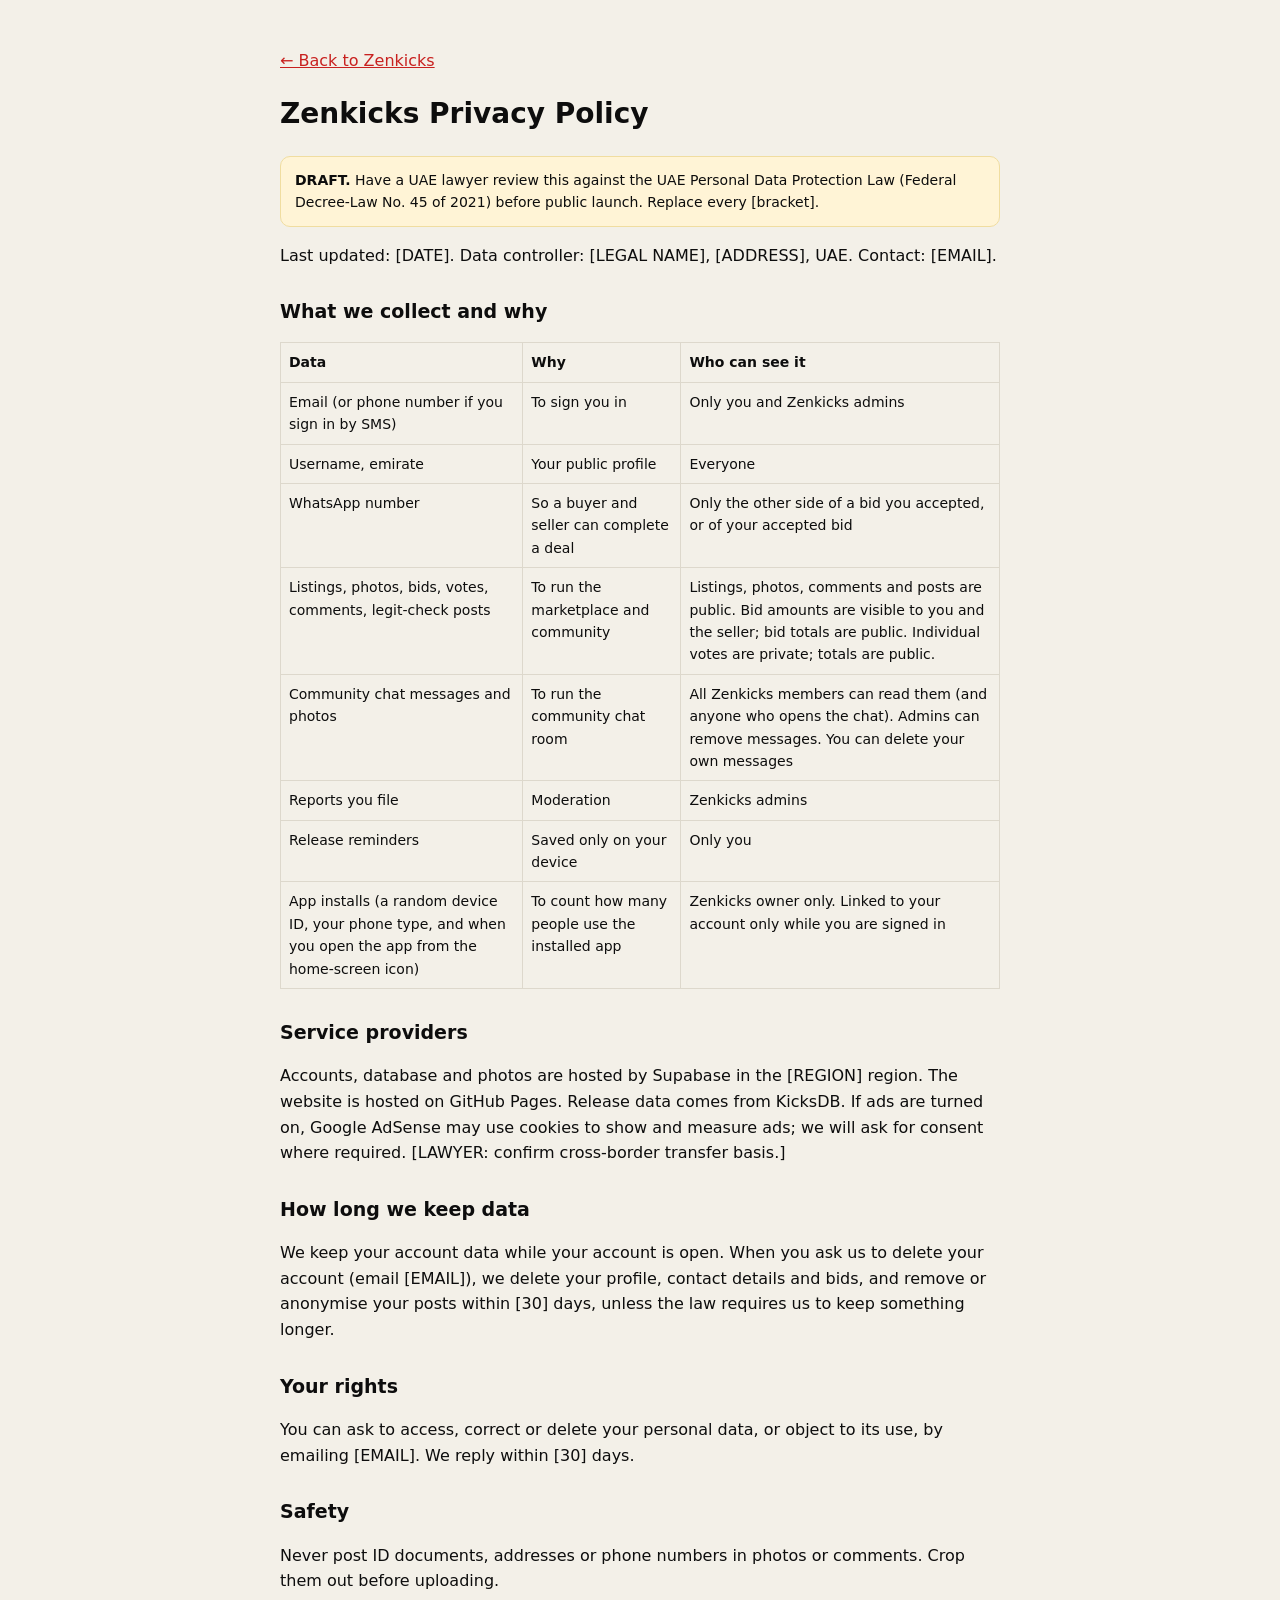
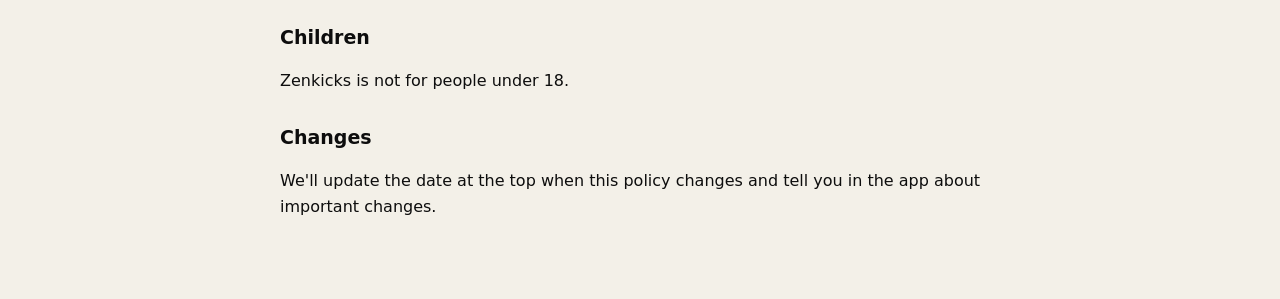
<file: zenkicks/privacy.html>
<!doctype html>
<html lang="en"><head><meta charset="utf-8"><meta name="viewport" content="width=device-width, initial-scale=1">
<title>Zenkicks Privacy Policy</title>
<style>body{margin:0;background:#F3F0E8;color:#0D0D0D;font:16px/1.6 system-ui,-apple-system,'Segoe UI',sans-serif}main{max-width:720px;margin:0 auto;padding:32px 16px 64px}h1{font-size:28px}h2{font-size:19px;margin-top:28px}.draft{background:#FFF4D6;border:1px solid #F0DDA0;padding:12px 14px;border-radius:10px;font-size:14px}a{color:#C8211F}table{border-collapse:collapse;width:100%;font-size:14px}td,th{border:1px solid #DDD8CC;padding:8px;text-align:left;vertical-align:top}</style></head>
<body><main>
<p><a href="./">← Back to Zenkicks</a></p>
<h1>Zenkicks Privacy Policy</h1>
<p class="draft"><b>DRAFT.</b> Have a UAE lawyer review this against the UAE Personal Data Protection Law (Federal Decree-Law No. 45 of 2021) before public launch. Replace every [bracket].</p>
<p>Last updated: [DATE]. Data controller: [LEGAL NAME], [ADDRESS], UAE. Contact: [EMAIL].</p>

<h2>What we collect and why</h2>
<table>
<tr><th>Data</th><th>Why</th><th>Who can see it</th></tr>
<tr><td>Email (or phone number if you sign in by SMS)</td><td>To sign you in</td><td>Only you and Zenkicks admins</td></tr>
<tr><td>Username, emirate</td><td>Your public profile</td><td>Everyone</td></tr>
<tr><td>WhatsApp number</td><td>So a buyer and seller can complete a deal</td><td>Only the other side of a bid you accepted, or of your accepted bid</td></tr>
<tr><td>Listings, photos, bids, votes, comments, legit-check posts</td><td>To run the marketplace and community</td><td>Listings, photos, comments and posts are public. Bid amounts are visible to you and the seller; bid totals are public. Individual votes are private; totals are public.</td></tr>
<tr><td>Community chat messages and photos</td><td>To run the community chat room</td><td>All Zenkicks members can read them (and anyone who opens the chat). Admins can remove messages. You can delete your own messages</td></tr>
<tr><td>Reports you file</td><td>Moderation</td><td>Zenkicks admins</td></tr>
<tr><td>Release reminders</td><td>Saved only on your device</td><td>Only you</td></tr>
<tr><td>App installs (a random device ID, your phone type, and when you open the app from the home-screen icon)</td><td>To count how many people use the installed app</td><td>Zenkicks owner only. Linked to your account only while you are signed in</td></tr>
</table>

<h2>Service providers</h2>
<p>Accounts, database and photos are hosted by Supabase in the [REGION] region. The website is hosted on GitHub Pages. Release data comes from KicksDB. If ads are turned on, Google AdSense may use cookies to show and measure ads; we will ask for consent where required. [LAWYER: confirm cross-border transfer basis.]</p>

<h2>How long we keep data</h2>
<p>We keep your account data while your account is open. When you ask us to delete your account (email [EMAIL]), we delete your profile, contact details and bids, and remove or anonymise your posts within [30] days, unless the law requires us to keep something longer.</p>

<h2>Your rights</h2>
<p>You can ask to access, correct or delete your personal data, or object to its use, by emailing [EMAIL]. We reply within [30] days.</p>

<h2>Safety</h2>
<p>Never post ID documents, addresses or phone numbers in photos or comments. Crop them out before uploading.</p>

<h2>Children</h2>
<p>Zenkicks is not for people under 18.</p>

<h2>Changes</h2>
<p>We'll update the date at the top when this policy changes and tell you in the app about important changes.</p>
</main></body></html>
</file>
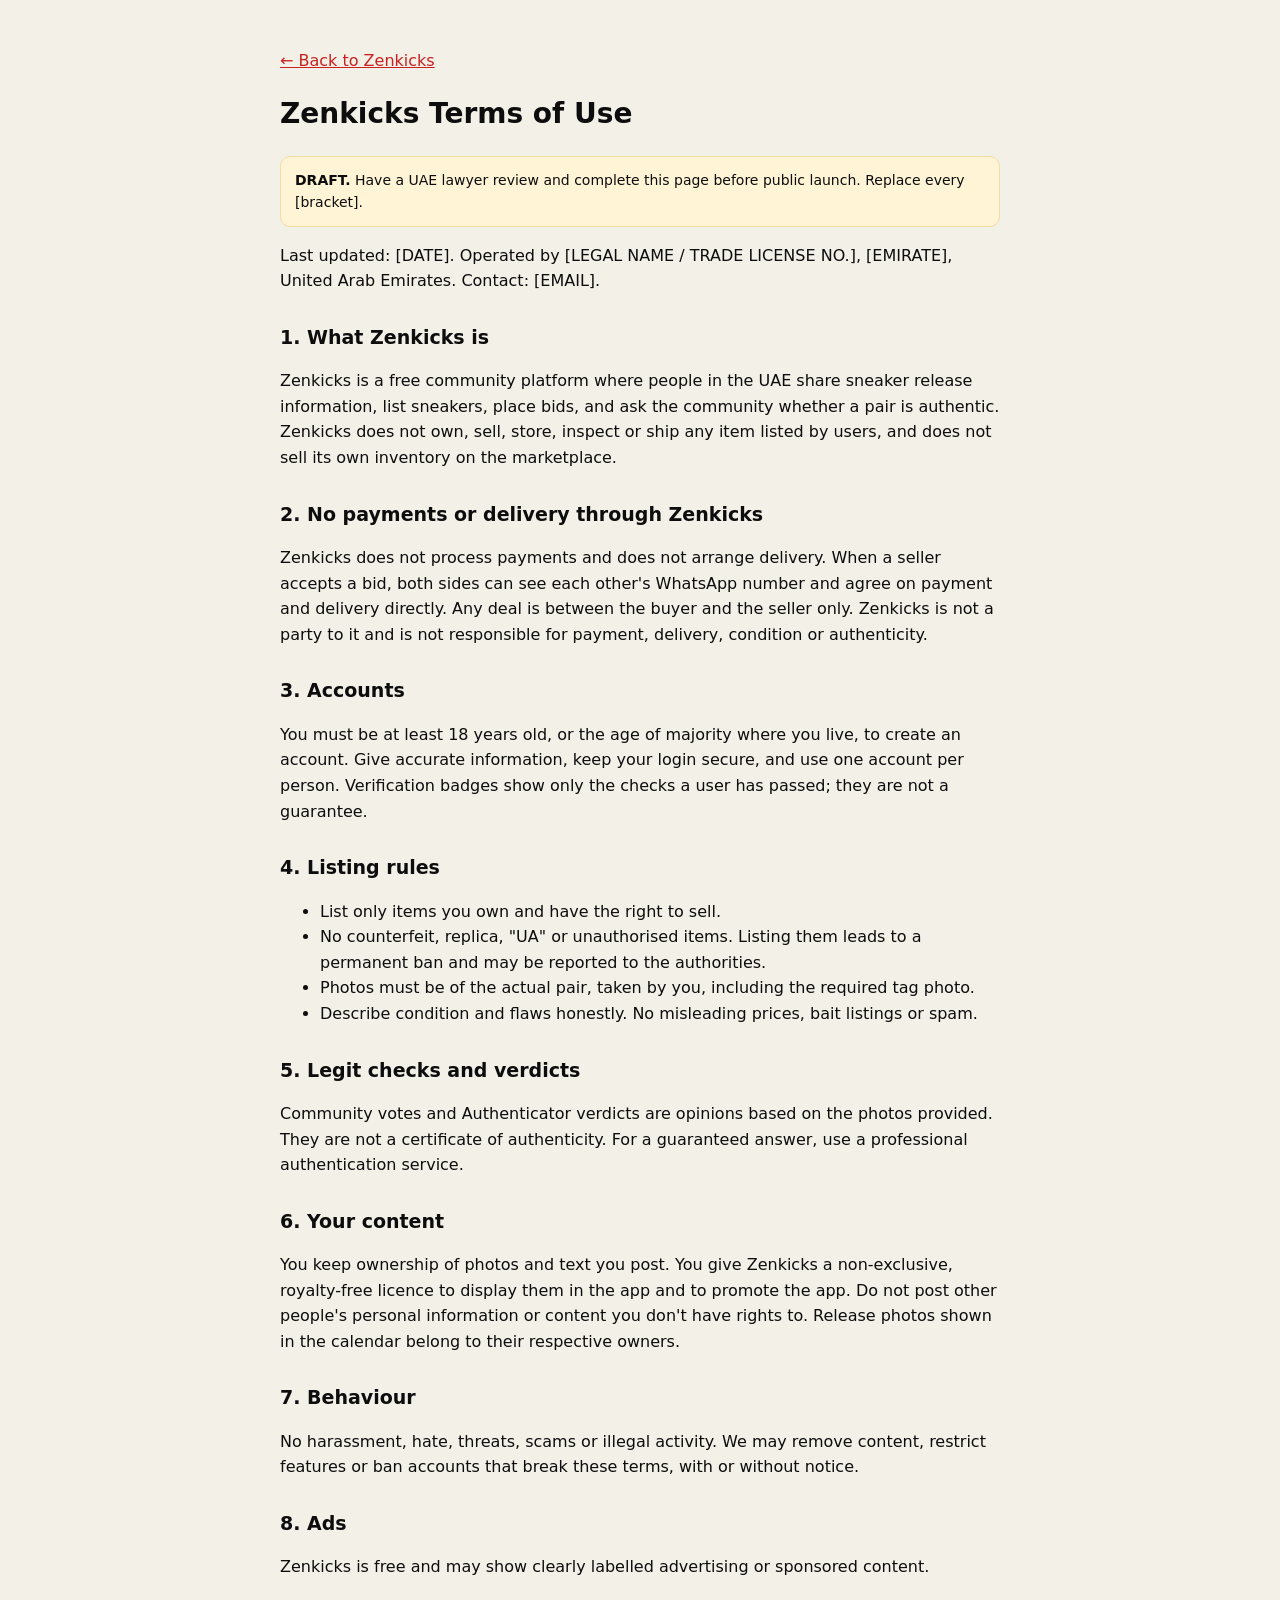
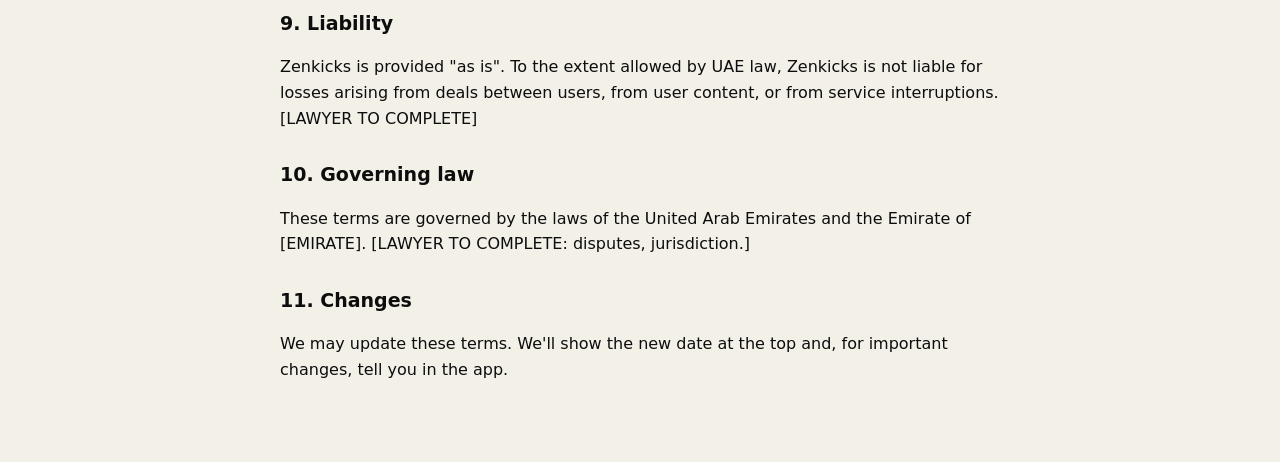
<file: zenkicks/terms.html>
<!doctype html>
<html lang="en"><head><meta charset="utf-8"><meta name="viewport" content="width=device-width, initial-scale=1">
<title>Zenkicks Terms of Use</title>
<style>body{margin:0;background:#F3F0E8;color:#0D0D0D;font:16px/1.6 system-ui,-apple-system,'Segoe UI',sans-serif}main{max-width:720px;margin:0 auto;padding:32px 16px 64px}h1{font-size:28px}h2{font-size:19px;margin-top:28px}.draft{background:#FFF4D6;border:1px solid #F0DDA0;padding:12px 14px;border-radius:10px;font-size:14px}a{color:#C8211F}</style></head>
<body><main>
<p><a href="./">← Back to Zenkicks</a></p>
<h1>Zenkicks Terms of Use</h1>
<p class="draft"><b>DRAFT.</b> Have a UAE lawyer review and complete this page before public launch. Replace every [bracket].</p>
<p>Last updated: [DATE]. Operated by [LEGAL NAME / TRADE LICENSE NO.], [EMIRATE], United Arab Emirates. Contact: [EMAIL].</p>

<h2>1. What Zenkicks is</h2>
<p>Zenkicks is a free community platform where people in the UAE share sneaker release information, list sneakers, place bids, and ask the community whether a pair is authentic. Zenkicks does not own, sell, store, inspect or ship any item listed by users, and does not sell its own inventory on the marketplace.</p>

<h2>2. No payments or delivery through Zenkicks</h2>
<p>Zenkicks does not process payments and does not arrange delivery. When a seller accepts a bid, both sides can see each other's WhatsApp number and agree on payment and delivery directly. Any deal is between the buyer and the seller only. Zenkicks is not a party to it and is not responsible for payment, delivery, condition or authenticity.</p>

<h2>3. Accounts</h2>
<p>You must be at least 18 years old, or the age of majority where you live, to create an account. Give accurate information, keep your login secure, and use one account per person. Verification badges show only the checks a user has passed; they are not a guarantee.</p>

<h2>4. Listing rules</h2>
<ul>
<li>List only items you own and have the right to sell.</li>
<li>No counterfeit, replica, "UA" or unauthorised items. Listing them leads to a permanent ban and may be reported to the authorities.</li>
<li>Photos must be of the actual pair, taken by you, including the required tag photo.</li>
<li>Describe condition and flaws honestly. No misleading prices, bait listings or spam.</li>
</ul>

<h2>5. Legit checks and verdicts</h2>
<p>Community votes and Authenticator verdicts are opinions based on the photos provided. They are not a certificate of authenticity. For a guaranteed answer, use a professional authentication service.</p>

<h2>6. Your content</h2>
<p>You keep ownership of photos and text you post. You give Zenkicks a non-exclusive, royalty-free licence to display them in the app and to promote the app. Do not post other people's personal information or content you don't have rights to. Release photos shown in the calendar belong to their respective owners.</p>

<h2>7. Behaviour</h2>
<p>No harassment, hate, threats, scams or illegal activity. We may remove content, restrict features or ban accounts that break these terms, with or without notice.</p>

<h2>8. Ads</h2>
<p>Zenkicks is free and may show clearly labelled advertising or sponsored content.</p>

<h2>9. Liability</h2>
<p>Zenkicks is provided "as is". To the extent allowed by UAE law, Zenkicks is not liable for losses arising from deals between users, from user content, or from service interruptions. [LAWYER TO COMPLETE]</p>

<h2>10. Governing law</h2>
<p>These terms are governed by the laws of the United Arab Emirates and the Emirate of [EMIRATE]. [LAWYER TO COMPLETE: disputes, jurisdiction.]</p>

<h2>11. Changes</h2>
<p>We may update these terms. We'll show the new date at the top and, for important changes, tell you in the app.</p>
</main></body></html>
</file>
